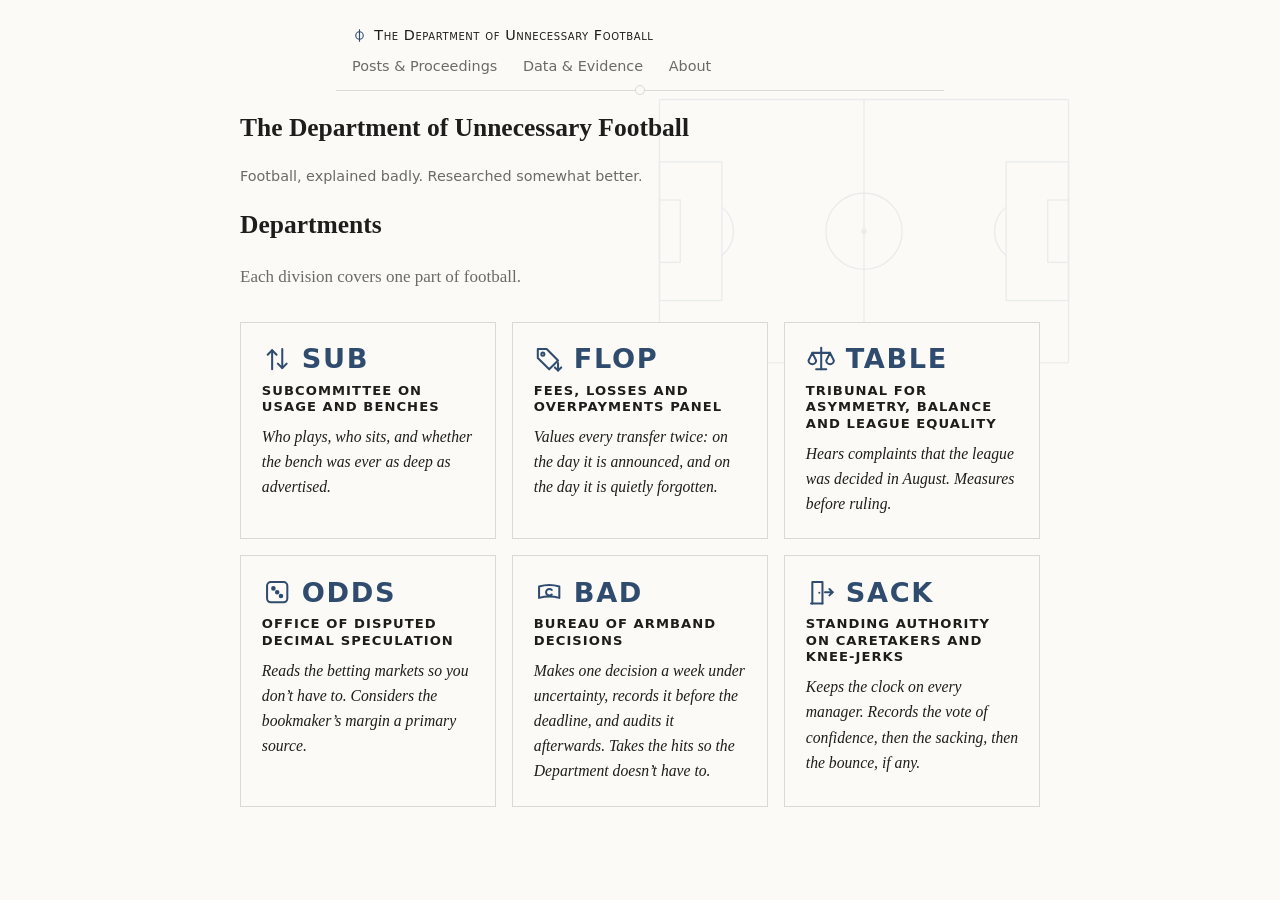
<file: index.html>
<!doctype html><html lang=en-gb><head><meta name=generator content="Hugo 0.152.2"><meta charset=utf-8><meta name=viewport content="width=device-width,initial-scale=1"><title>The Department of Unnecessary Football</title><meta name=description content="Football, explained badly. Researched somewhat better."><link rel=canonical href=https://dept-unnecessary-football.github.io/><meta property="og:site_name" content="The Department of Unnecessary Football"><meta property="og:title" content="The Department of Unnecessary Football"><meta property="og:description" content="Football, explained badly. Researched somewhat better."><meta property="og:url" content="https://dept-unnecessary-football.github.io/"><meta property="og:type" content="website"><meta name=twitter:card content="summary"><meta name=twitter:title content="The Department of Unnecessary Football"><meta name=twitter:description content="Football, explained badly. Researched somewhat better."><link rel=icon href=/favicon.svg type=image/svg+xml><link rel=stylesheet href=/css/main.min.16d58b3d87b1dffe2d33594a304130c77d6d2445d5fed79a4c9a8b75bdbd0962.css integrity="sha256-FtWLPYex3/4tM1lKMEEwx31tJEXV/teaTJqLdb29CWI="></head><body><header class=masthead><a class=masthead-title href=/>The Department of Unnecessary Football</a><nav><a href=/blog/>Posts & Proceedings</a> <a href=/data/>Data & Evidence</a> <span class=nav-drop><a href=/ aria-haspopup=true>About</a><span class=drop role=menu><a role=menuitem href=/#departments>Departments</a></span></span></nav></header><main><section class=intro><div class=pitch-art aria-hidden=true><svg viewBox="0 0 600 390" fill="none" stroke="currentColor" stroke-width="2"><rect x="5" y="5" width="590" height="380" rx="2"/><path d="M3e2 5v380"/><circle cx="300" cy="195" r="55"/><circle cx="300" cy="195" r="3" fill="currentColor"/><rect x="5" y="95" width="90" height="200"/><rect x="5" y="150" width="30" height="90"/><rect x="505" y="95" width="90" height="200"/><rect x="565" y="150" width="30" height="90"/><path d="M95 160a45 45 0 010 70"/><path d="M505 160a45 45 0 000 70"/></svg></div><h1>The Department of Unnecessary Football</h1><p class=tagline>Football, explained badly. Researched somewhat better.</p></section><section id=departments><h2>Departments</h2><div class=lede><p>Each division covers one part of football.</p></div><ol class=directory><li id=sub><div class=dept-head><span class=dept-icon aria-hidden=true><svg viewBox="0 0 24 24" fill="none" stroke="currentColor" stroke-width="1.6" stroke-linecap="round" stroke-linejoin="round"><path d="M8 20V5"/><path d="M4.5 8.5 8 5l3.5 3.5"/><path d="M16 4v15"/><path d="M12.5 15.5 16 19l3.5-3.5"/></svg>
</span><span class=dept-mark>SUB</span></div><h3 class=dept-name>Subcommittee on Usage and Benches</h3><p class=dept-remit>Who plays, who sits, and whether the bench was ever as deep as advertised.</p></li><li id=flop><div class=dept-head><span class=dept-icon aria-hidden=true><svg viewBox="0 0 24 24" fill="none" stroke="currentColor" stroke-width="1.6" stroke-linecap="round" stroke-linejoin="round"><path d="M3 11V4h7l9 9-7 7-9-9z"/><circle cx="7" cy="8" r="1.2"/><path d="M19 15v6"/><path d="M16.5 18.5 19 21l2.5-2.5"/></svg>
</span><span class=dept-mark>FLOP</span></div><h3 class=dept-name>Fees, Losses and Overpayments Panel</h3><p class=dept-remit>Values every transfer twice: on the day it is announced, and on the day it is quietly forgotten.</p></li><li id=table><div class=dept-head><span class=dept-icon aria-hidden=true><svg viewBox="0 0 24 24" fill="none" stroke="currentColor" stroke-width="1.6" stroke-linecap="round" stroke-linejoin="round"><path d="M12 3v17"/><path d="M8 20h8"/><path d="M5 7h14"/><path d="M5 7l-3 6a3 3 0 006 0z"/><path d="M19 7l-3 6a3 3 0 006 0z"/></svg>
</span><span class=dept-mark>TABLE</span></div><h3 class=dept-name>Tribunal for Asymmetry, Balance and League Equality</h3><p class=dept-remit>Hears complaints that the league was decided in August. Measures before ruling.</p></li><li id=odds><div class=dept-head><span class=dept-icon aria-hidden=true><svg viewBox="0 0 24 24" fill="none" stroke="currentColor" stroke-width="1.6" stroke-linecap="round" stroke-linejoin="round"><rect x="4" y="4" width="16" height="16" rx="3"/><circle cx="9" cy="9" r="1" fill="currentColor"/><circle cx="15" cy="15" r="1" fill="currentColor"/><circle cx="12" cy="12" r="1" fill="currentColor"/></svg>
</span><span class=dept-mark>ODDS</span></div><h3 class=dept-name>Office of Disputed Decimal Speculation</h3><p class=dept-remit>Reads the betting markets so you don&rsquo;t have to. Considers the bookmaker&rsquo;s margin a primary source.</p></li><li id=bad><div class=dept-head><span class=dept-icon aria-hidden=true><svg viewBox="0 0 24 24" fill="none" stroke="currentColor" stroke-width="1.6" stroke-linecap="round" stroke-linejoin="round"><path d="M4 7.5C9 6 15 6 20 7.5v9C15 15 9 15 4 16.5z"/><path d="M14 10.2a2.6 2.6.0 100 3.6"/></svg>
</span><span class=dept-mark>BAD</span></div><h3 class=dept-name>Bureau of Armband Decisions</h3><p class=dept-remit>Makes one decision a week under uncertainty, records it before the deadline, and audits it afterwards. Takes the hits so the Department doesn&rsquo;t have to.</p></li><li id=sack><div class=dept-head><span class=dept-icon aria-hidden=true><svg viewBox="0 0 24 24" fill="none" stroke="currentColor" stroke-width="1.6" stroke-linecap="round" stroke-linejoin="round"><path d="M4 21h9"/><path d="M5 21V4h8v17"/><path d="M10.5 12.5h.01"/><path d="M15 12h6"/><path d="M18.5 9.5 21 12l-2.5 2.5"/></svg>
</span><span class=dept-mark>SACK</span></div><h3 class=dept-name>Standing Authority on Caretakers and Knee-jerks</h3><p class=dept-remit>Keeps the clock on every manager. Records the vote of confidence, then the sacking, then the bounce, if any.</p></li></ol></section></main></body></html>
</file>
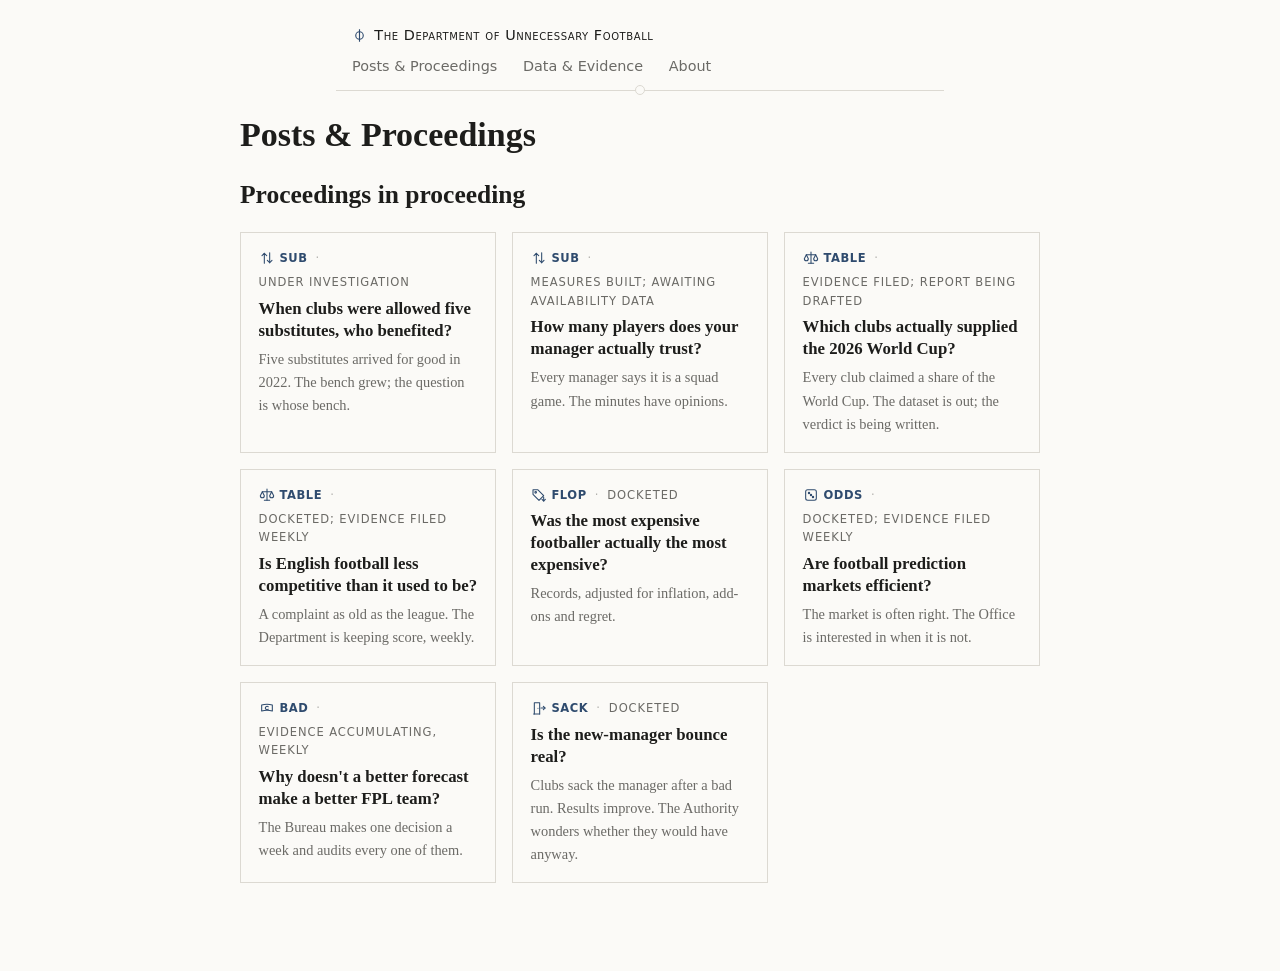
<file: blog/index.html>
<!doctype html><html lang=en-gb><head><meta charset=utf-8><meta name=viewport content="width=device-width,initial-scale=1"><title>Posts & Proceedings · The Department of Unnecessary Football</title><meta name=description content="Proceedings of the Department of Unnecessary Football, and the investigations still in session."><link rel=canonical href=https://dept-unnecessary-football.github.io/blog/><meta property="og:site_name" content="The Department of Unnecessary Football"><meta property="og:title" content="Posts & Proceedings"><meta property="og:description" content="Proceedings of the Department of Unnecessary Football, and the investigations still in session."><meta property="og:url" content="https://dept-unnecessary-football.github.io/blog/"><meta property="og:type" content="website"><meta name=twitter:card content="summary"><meta name=twitter:title content="Posts & Proceedings"><meta name=twitter:description content="Proceedings of the Department of Unnecessary Football, and the investigations still in session."><link rel=icon href=/favicon.svg type=image/svg+xml><link rel=stylesheet href=/css/main.min.16d58b3d87b1dffe2d33594a304130c77d6d2445d5fed79a4c9a8b75bdbd0962.css integrity="sha256-FtWLPYex3/4tM1lKMEEwx31tJEXV/teaTJqLdb29CWI="></head><body><header class=masthead><a class=masthead-title href=/>The Department of Unnecessary Football</a><nav><a href=/blog/>Posts & Proceedings</a> <a href=/data/>Data & Evidence</a> <span class=nav-drop><a href=/ aria-haspopup=true>About</a><span class=drop role=menu><a role=menuitem href=/#departments>Departments</a></span></span></nav></header><main><h1>Posts & Proceedings</h1><section id=in-proceeding><h2>Proceedings in proceeding</h2><ol class="evidence stubs"><li><p class=filed-by><span class=pub-dept><span class=pub-icon aria-hidden=true><svg viewBox="0 0 24 24" fill="none" stroke="currentColor" stroke-width="1.6" stroke-linecap="round" stroke-linejoin="round"><path d="M8 20V5"/><path d="M4.5 8.5 8 5l3.5 3.5"/><path d="M16 4v15"/><path d="M12.5 15.5 16 19l3.5-3.5"/></svg>
</span><strong>SUB</strong></span><span class=sep>·</span>Under investigation</p><p class=evidence-title>When clubs were allowed five substitutes, who benefited?</p><p class=evidence-desc>Five substitutes arrived for good in 2022. The bench grew; the question is whose bench.</p></li><li><p class=filed-by><span class=pub-dept><span class=pub-icon aria-hidden=true><svg viewBox="0 0 24 24" fill="none" stroke="currentColor" stroke-width="1.6" stroke-linecap="round" stroke-linejoin="round"><path d="M8 20V5"/><path d="M4.5 8.5 8 5l3.5 3.5"/><path d="M16 4v15"/><path d="M12.5 15.5 16 19l3.5-3.5"/></svg>
</span><strong>SUB</strong></span><span class=sep>·</span>Measures built; awaiting availability data</p><p class=evidence-title>How many players does your manager actually trust?</p><p class=evidence-desc>Every manager says it is a squad game. The minutes have opinions.</p></li><li><p class=filed-by><span class=pub-dept><span class=pub-icon aria-hidden=true><svg viewBox="0 0 24 24" fill="none" stroke="currentColor" stroke-width="1.6" stroke-linecap="round" stroke-linejoin="round"><path d="M12 3v17"/><path d="M8 20h8"/><path d="M5 7h14"/><path d="M5 7l-3 6a3 3 0 006 0z"/><path d="M19 7l-3 6a3 3 0 006 0z"/></svg>
</span><strong>TABLE</strong></span><span class=sep>·</span>Evidence filed; report being drafted</p><p class=evidence-title>Which clubs actually supplied the 2026 World Cup?</p><p class=evidence-desc>Every club claimed a share of the World Cup. The dataset is out; the verdict is being written.</p></li><li><p class=filed-by><span class=pub-dept><span class=pub-icon aria-hidden=true><svg viewBox="0 0 24 24" fill="none" stroke="currentColor" stroke-width="1.6" stroke-linecap="round" stroke-linejoin="round"><path d="M12 3v17"/><path d="M8 20h8"/><path d="M5 7h14"/><path d="M5 7l-3 6a3 3 0 006 0z"/><path d="M19 7l-3 6a3 3 0 006 0z"/></svg>
</span><strong>TABLE</strong></span><span class=sep>·</span>Docketed; evidence filed weekly</p><p class=evidence-title>Is English football less competitive than it used to be?</p><p class=evidence-desc>A complaint as old as the league. The Department is keeping score, weekly.</p></li><li><p class=filed-by><span class=pub-dept><span class=pub-icon aria-hidden=true><svg viewBox="0 0 24 24" fill="none" stroke="currentColor" stroke-width="1.6" stroke-linecap="round" stroke-linejoin="round"><path d="M3 11V4h7l9 9-7 7-9-9z"/><circle cx="7" cy="8" r="1.2"/><path d="M19 15v6"/><path d="M16.5 18.5 19 21l2.5-2.5"/></svg>
</span><strong>FLOP</strong></span><span class=sep>·</span>Docketed</p><p class=evidence-title>Was the most expensive footballer actually the most expensive?</p><p class=evidence-desc>Records, adjusted for inflation, add-ons and regret.</p></li><li><p class=filed-by><span class=pub-dept><span class=pub-icon aria-hidden=true><svg viewBox="0 0 24 24" fill="none" stroke="currentColor" stroke-width="1.6" stroke-linecap="round" stroke-linejoin="round"><rect x="4" y="4" width="16" height="16" rx="3"/><circle cx="9" cy="9" r="1" fill="currentColor"/><circle cx="15" cy="15" r="1" fill="currentColor"/><circle cx="12" cy="12" r="1" fill="currentColor"/></svg>
</span><strong>ODDS</strong></span><span class=sep>·</span>Docketed; evidence filed weekly</p><p class=evidence-title>Are football prediction markets efficient?</p><p class=evidence-desc>The market is often right. The Office is interested in when it is not.</p></li><li><p class=filed-by><span class=pub-dept><span class=pub-icon aria-hidden=true><svg viewBox="0 0 24 24" fill="none" stroke="currentColor" stroke-width="1.6" stroke-linecap="round" stroke-linejoin="round"><path d="M4 7.5C9 6 15 6 20 7.5v9C15 15 9 15 4 16.5z"/><path d="M14 10.2a2.6 2.6.0 100 3.6"/></svg>
</span><strong>BAD</strong></span><span class=sep>·</span>Evidence accumulating, weekly</p><p class=evidence-title>Why doesn't a better forecast make a better FPL team?</p><p class=evidence-desc>The Bureau makes one decision a week and audits every one of them.</p></li><li><p class=filed-by><span class=pub-dept><span class=pub-icon aria-hidden=true><svg viewBox="0 0 24 24" fill="none" stroke="currentColor" stroke-width="1.6" stroke-linecap="round" stroke-linejoin="round"><path d="M4 21h9"/><path d="M5 21V4h8v17"/><path d="M10.5 12.5h.01"/><path d="M15 12h6"/><path d="M18.5 9.5 21 12l-2.5 2.5"/></svg>
</span><strong>SACK</strong></span><span class=sep>·</span>Docketed</p><p class=evidence-title>Is the new-manager bounce real?</p><p class=evidence-desc>Clubs sack the manager after a bad run. Results improve. The Authority wonders whether they would have anyway.</p></li></ol></section></main></body></html>
</file>
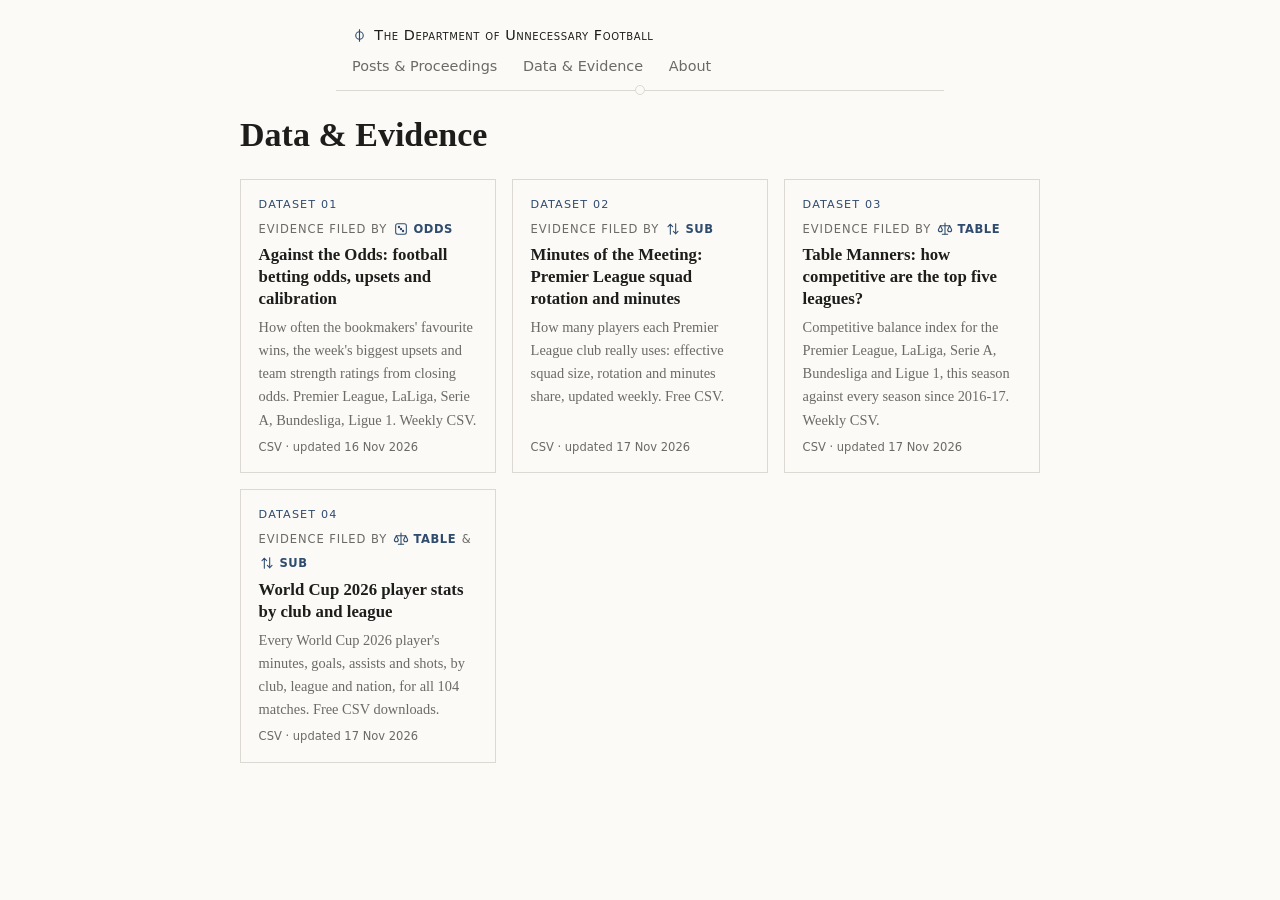
<file: data/index.html>
<!doctype html><html lang=en-gb><head><meta charset=utf-8><meta name=viewport content="width=device-width,initial-scale=1"><title>Data & Evidence · The Department of Unnecessary Football</title><meta name=description content="Free football datasets from the Department of Unnecessary Football: weekly indices on competitive balance, squad rotation and betting odds, plus World Cup 2026 player stats. CSV downloads."><link rel=canonical href=https://dept-unnecessary-football.github.io/data/><meta property="og:site_name" content="The Department of Unnecessary Football"><meta property="og:title" content="Data & Evidence"><meta property="og:description" content="Free football datasets from the Department of Unnecessary Football: weekly indices on competitive balance, squad rotation and betting odds, plus World Cup 2026 player stats. CSV downloads."><meta property="og:url" content="https://dept-unnecessary-football.github.io/data/"><meta property="og:type" content="website"><meta name=twitter:card content="summary"><meta name=twitter:title content="Data & Evidence"><meta name=twitter:description content="Free football datasets from the Department of Unnecessary Football: weekly indices on competitive balance, squad rotation and betting odds, plus World Cup 2026 player stats. CSV downloads."><link rel=icon href=/favicon.svg type=image/svg+xml><link rel=stylesheet href=/css/main.min.16d58b3d87b1dffe2d33594a304130c77d6d2445d5fed79a4c9a8b75bdbd0962.css integrity="sha256-FtWLPYex3/4tM1lKMEEwx31tJEXV/teaTJqLdb29CWI="></head><body><header class=masthead><a class=masthead-title href=/>The Department of Unnecessary Football</a><nav><a href=/blog/>Posts & Proceedings</a> <a href=/data/>Data & Evidence</a> <span class=nav-drop><a href=/ aria-haspopup=true>About</a><span class=drop role=menu><a role=menuitem href=/#departments>Departments</a></span></span></nav></header><main><h1>Data & Evidence</h1><ol class=evidence><li><p class=filed-by><span class=dataset-no>Dataset 01</span>Evidence filed by <span class=pub-dept><span class=pub-icon aria-hidden=true><svg viewBox="0 0 24 24" fill="none" stroke="currentColor" stroke-width="1.6" stroke-linecap="round" stroke-linejoin="round"><rect x="4" y="4" width="16" height="16" rx="3"/><circle cx="9" cy="9" r="1" fill="currentColor"/><circle cx="15" cy="15" r="1" fill="currentColor"/><circle cx="12" cy="12" r="1" fill="currentColor"/></svg>
</span><strong>ODDS</strong></span></p><a class=evidence-title href=/data/against-the-odds/>Against the Odds: football betting odds, upsets and calibration</a><p class=evidence-desc>How often the bookmakers' favourite wins, the week's biggest upsets and team strength ratings from closing odds. Premier League, LaLiga, Serie A, Bundesliga, Ligue 1. Weekly CSV.</p><p class=evidence-meta>CSV · updated 16 Nov 2026</p></li><li><p class=filed-by><span class=dataset-no>Dataset 02</span>Evidence filed by <span class=pub-dept><span class=pub-icon aria-hidden=true><svg viewBox="0 0 24 24" fill="none" stroke="currentColor" stroke-width="1.6" stroke-linecap="round" stroke-linejoin="round"><path d="M8 20V5"/><path d="M4.5 8.5 8 5l3.5 3.5"/><path d="M16 4v15"/><path d="M12.5 15.5 16 19l3.5-3.5"/></svg>
</span><strong>SUB</strong></span></p><a class=evidence-title href=/data/minutes-of-the-meeting/>Minutes of the Meeting: Premier League squad rotation and minutes</a><p class=evidence-desc>How many players each Premier League club really uses: effective squad size, rotation and minutes share, updated weekly. Free CSV.</p><p class=evidence-meta>CSV · updated 17 Nov 2026</p></li><li><p class=filed-by><span class=dataset-no>Dataset 03</span>Evidence filed by <span class=pub-dept><span class=pub-icon aria-hidden=true><svg viewBox="0 0 24 24" fill="none" stroke="currentColor" stroke-width="1.6" stroke-linecap="round" stroke-linejoin="round"><path d="M12 3v17"/><path d="M8 20h8"/><path d="M5 7h14"/><path d="M5 7l-3 6a3 3 0 006 0z"/><path d="M19 7l-3 6a3 3 0 006 0z"/></svg>
</span><strong>TABLE</strong></span></p><a class=evidence-title href=/data/table-manners/>Table Manners: how competitive are the top five leagues?</a><p class=evidence-desc>Competitive balance index for the Premier League, LaLiga, Serie A, Bundesliga and Ligue 1, this season against every season since 2016-17. Weekly CSV.</p><p class=evidence-meta>CSV · updated 17 Nov 2026</p></li><li><p class=filed-by><span class=dataset-no>Dataset 04</span>Evidence filed by <span class=pub-dept><span class=pub-icon aria-hidden=true><svg viewBox="0 0 24 24" fill="none" stroke="currentColor" stroke-width="1.6" stroke-linecap="round" stroke-linejoin="round"><path d="M12 3v17"/><path d="M8 20h8"/><path d="M5 7h14"/><path d="M5 7l-3 6a3 3 0 006 0z"/><path d="M19 7l-3 6a3 3 0 006 0z"/></svg>
</span><strong>TABLE</strong></span> & <span class=pub-dept><span class=pub-icon aria-hidden=true><svg viewBox="0 0 24 24" fill="none" stroke="currentColor" stroke-width="1.6" stroke-linecap="round" stroke-linejoin="round"><path d="M8 20V5"/><path d="M4.5 8.5 8 5l3.5 3.5"/><path d="M16 4v15"/><path d="M12.5 15.5 16 19l3.5-3.5"/></svg>
</span><strong>SUB</strong></span></p><a class=evidence-title href=/data/wc2026-club-supply/>World Cup 2026 player stats by club and league</a><p class=evidence-desc>Every World Cup 2026 player's minutes, goals, assists and shots, by club, league and nation, for all 104 matches. Free CSV downloads.</p><p class=evidence-meta>CSV · updated 17 Nov 2026</p></li></ol></main></body></html>
</file>
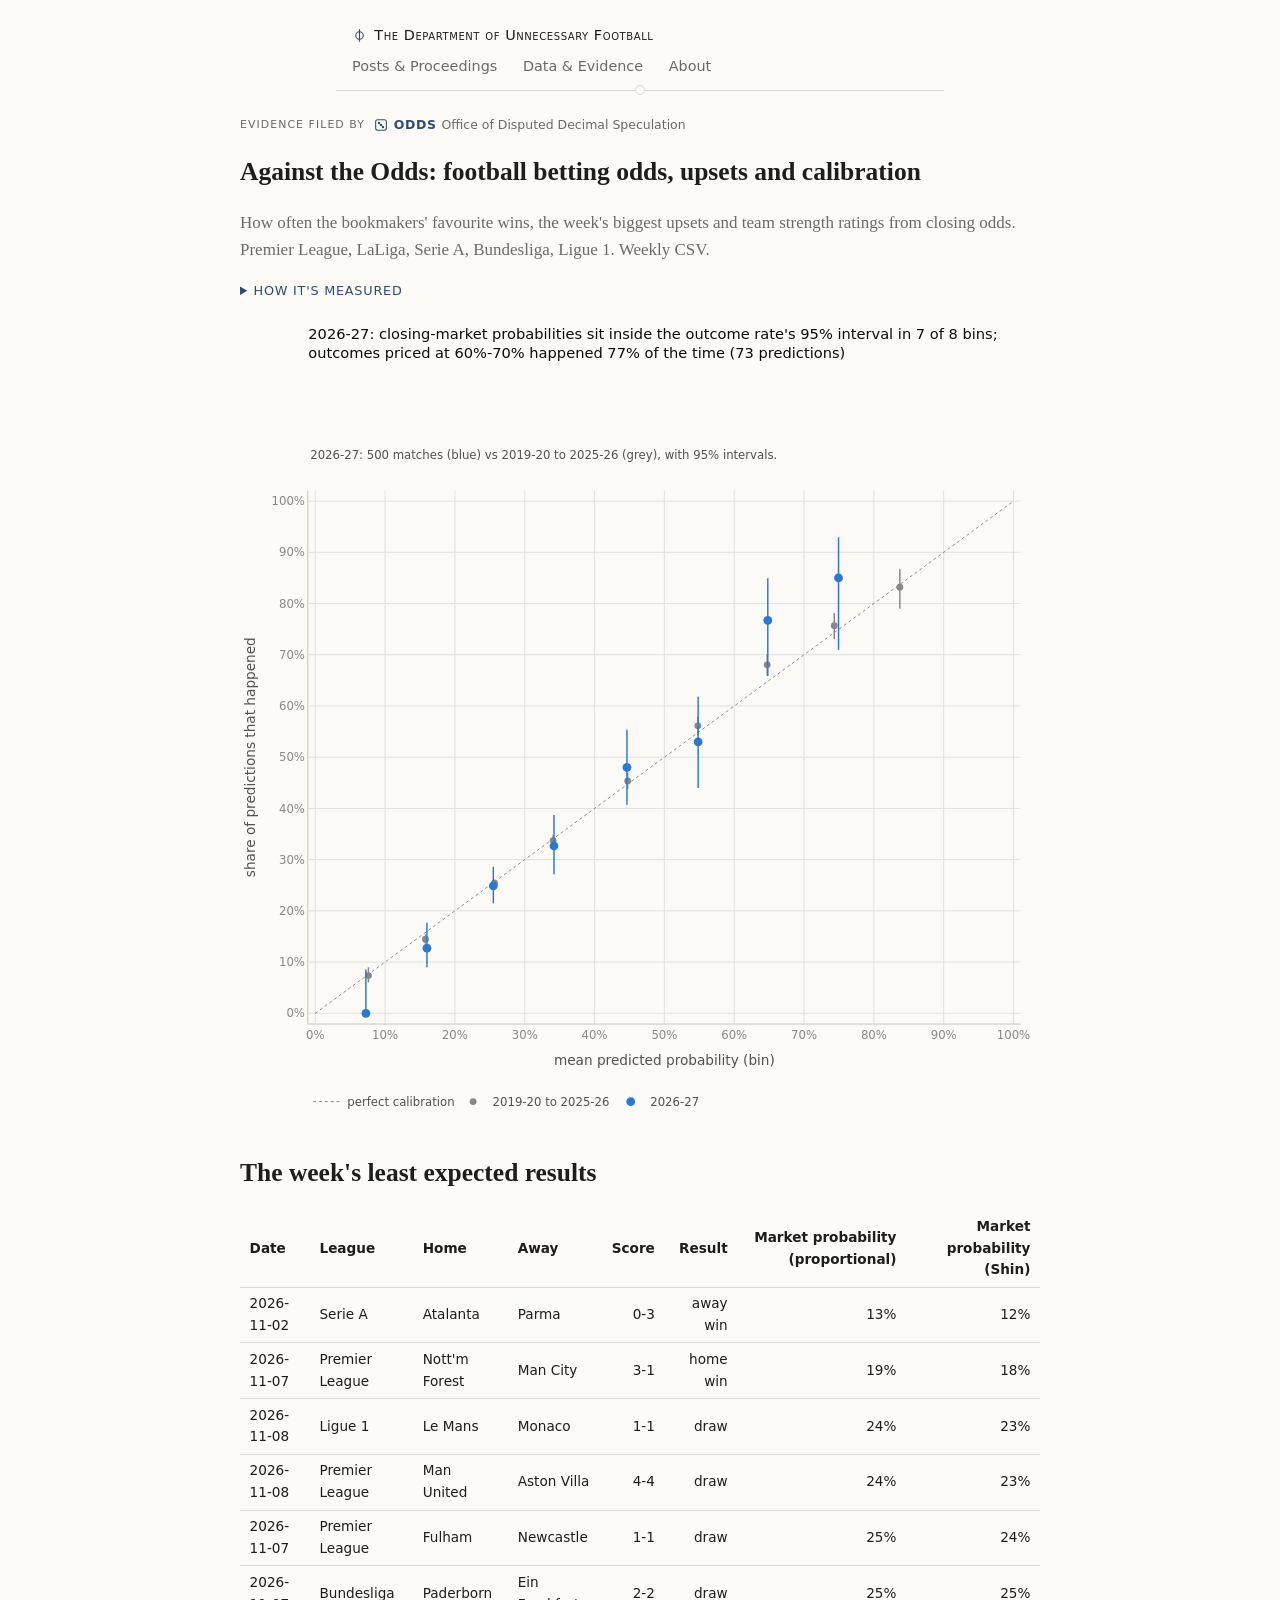
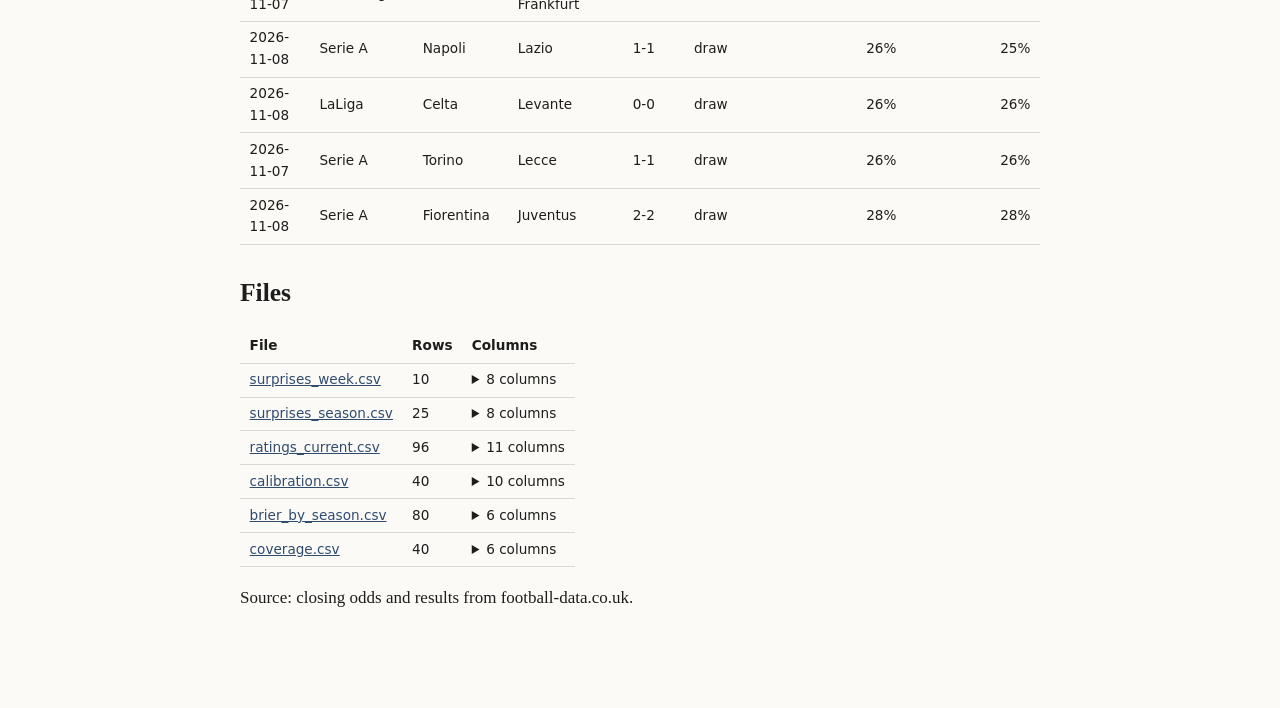
<file: data/against-the-odds/index.html>
<!doctype html><html lang=en-gb><head><meta charset=utf-8><meta name=viewport content="width=device-width,initial-scale=1"><title>Against the Odds: football betting odds, upsets and calibration · The Department of Unnecessary Football</title><meta name=description content="How often the bookmakers' favourite wins, the week's biggest upsets and team strength ratings from closing odds. Premier League, LaLiga, Serie A, Bundesliga, Ligue 1. Weekly CSV."><link rel=canonical href=https://dept-unnecessary-football.github.io/data/against-the-odds/><meta property="og:site_name" content="The Department of Unnecessary Football"><meta property="og:title" content="Against the Odds: football betting odds, upsets and calibration"><meta property="og:description" content="How often the bookmakers' favourite wins, the week's biggest upsets and team strength ratings from closing odds. Premier League, LaLiga, Serie A, Bundesliga, Ligue 1. Weekly CSV."><meta property="og:url" content="https://dept-unnecessary-football.github.io/data/against-the-odds/"><meta property="og:type" content="article"><meta property="og:image" content="https://dept-unnecessary-football.github.io/projects/against-the-odds/figures/calibration.png"><meta name=twitter:card content="summary_large_image"><meta name=twitter:image content="https://dept-unnecessary-football.github.io/projects/against-the-odds/figures/calibration.png"><meta name=twitter:title content="Against the Odds: football betting odds, upsets and calibration"><meta name=twitter:description content="How often the bookmakers' favourite wins, the week's biggest upsets and team strength ratings from closing odds. Premier League, LaLiga, Serie A, Bundesliga, Ligue 1. Weekly CSV."><meta name=keywords content="betting odds calibration,implied probability,biggest upsets this week,football team ratings,closing odds,Shin method,favourite-longshot bias,football data,CSV dataset,weekly"><script type=application/ld+json>{"@context":"https://schema.org","@type":"Dataset","creator":{"@type":"Organization","name":"Office of Disputed Decimal Speculation, The Department of Unnecessary Football","url":"https://dept-unnecessary-football.github.io/"},"dateModified":"2026-11-16","description":"How often the bookmakers' favourite wins, the week's biggest upsets and team strength ratings from closing odds. Premier League, LaLiga, Serie A, Bundesliga, Ligue 1. Weekly CSV.","distribution":[{"@type":"DataDownload","contentUrl":"https://dept-unnecessary-football.github.io/projects/against-the-odds/results/surprises_week.csv","encodingFormat":"text/csv","name":"surprises_week.csv"},{"@type":"DataDownload","contentUrl":"https://dept-unnecessary-football.github.io/projects/against-the-odds/results/surprises_season.csv","encodingFormat":"text/csv","name":"surprises_season.csv"},{"@type":"DataDownload","contentUrl":"https://dept-unnecessary-football.github.io/projects/against-the-odds/results/ratings_current.csv","encodingFormat":"text/csv","name":"ratings_current.csv"},{"@type":"DataDownload","contentUrl":"https://dept-unnecessary-football.github.io/projects/against-the-odds/results/calibration.csv","encodingFormat":"text/csv","name":"calibration.csv"},{"@type":"DataDownload","contentUrl":"https://dept-unnecessary-football.github.io/projects/against-the-odds/results/brier_by_season.csv","encodingFormat":"text/csv","name":"brier_by_season.csv"},{"@type":"DataDownload","contentUrl":"https://dept-unnecessary-football.github.io/projects/against-the-odds/results/coverage.csv","encodingFormat":"text/csv","name":"coverage.csv"}],"image":"https://dept-unnecessary-football.github.io/projects/against-the-odds/figures/calibration.png","inLanguage":"en","isAccessibleForFree":true,"keywords":["betting odds calibration","implied probability","biggest upsets this week","football team ratings","closing odds","Shin method","favourite-longshot bias","football data","CSV dataset","weekly"],"name":"Against the Odds: football betting odds, upsets and calibration","spatialCoverage":"England, Spain, Italy, Germany, France","temporalCoverage":"2019-08/..","url":"https://dept-unnecessary-football.github.io/data/against-the-odds/"}</script><link rel=icon href=/favicon.svg type=image/svg+xml><link rel=stylesheet href=/css/main.min.16d58b3d87b1dffe2d33594a304130c77d6d2445d5fed79a4c9a8b75bdbd0962.css integrity="sha256-FtWLPYex3/4tM1lKMEEwx31tJEXV/teaTJqLdb29CWI="></head><body><header class=masthead><a class=masthead-title href=/>The Department of Unnecessary Football</a><nav><a href=/blog/>Posts & Proceedings</a> <a href=/data/>Data & Evidence</a> <span class=nav-drop><a href=/ aria-haspopup=true>About</a><span class=drop role=menu><a role=menuitem href=/#departments>Departments</a></span></span></nav></header><main><article class=dataset><p class=published-by><span class=label>Evidence filed by</span>
<span class=pub-dept><span class=pub-icon aria-hidden=true><svg viewBox="0 0 24 24" fill="none" stroke="currentColor" stroke-width="1.6" stroke-linecap="round" stroke-linejoin="round"><rect x="4" y="4" width="16" height="16" rx="3"/><circle cx="9" cy="9" r="1" fill="currentColor"/><circle cx="15" cy="15" r="1" fill="currentColor"/><circle cx="12" cy="12" r="1" fill="currentColor"/></svg>
</span><strong>ODDS</strong> Office of Disputed Decimal Speculation</span></p><h1>Against the Odds: football betting odds, upsets and calibration</h1><p class=lede>How often the bookmakers' favourite wins, the week's biggest upsets and team strength ratings from closing odds. Premier League, LaLiga, Serie A, Bundesliga, Ligue 1. Weekly CSV.</p><details class=method><summary>How it's measured</summary><p><strong>Definitions.</strong> Probabilities come from the market-average closing price for home win, draw and away win,
with the bookmaker&rsquo;s margin removed <strong>proportionally</strong> (each implied probability divided by their sum).
Shin&rsquo;s method, which moves probability from outsiders to favourites, is published alongside as a check:
results that rest on odds can change with the method used. A <strong>surprise</strong> is a result the market gave a
low probability. <strong>Ratings</strong> are in log-odds: a gap of 0.5 between two teams means the market rated the
stronger one&rsquo;s chance of beating the other at about 1.65 times the reverse, venue aside; the standard error
shows how consistently the market priced a team, not a forecast range. <strong>Calibration</strong> groups every
predicted probability into tenths and compares it with how often the outcome happened (Wilson 95%
intervals). A match gives three linked predictions, so the intervals are a little too narrow.</p><p><strong>Coverage.</strong> 2026-27: 500 matches in the five leagues, 2026-08-15 to 2026-11-08; the week: 2026-11-02 to 2026-11-08; comparison: 12,459 matches, 2019-20 to 2025-26. Mean bookmaker margin in the closing average 6.1% (2026-27) (updated 2026-11-16).</p></details><section class=dataset-views><figure><picture><source srcset=/projects/against-the-odds/figures/calibration_dark.svg media="(prefers-color-scheme: dark)"><img src=/projects/against-the-odds/figures/calibration.svg alt="Against the Odds: football betting odds, upsets and calibration" loading=lazy></picture></figure></section><h2>The week's least expected results</h2><div class=dataset-preview><table><thead><tr><th>Date</th><th>League</th><th>Home</th><th>Away</th><th>Score</th><th>Result</th><th>Market probability (proportional)</th><th>Market probability (Shin)</th></tr></thead><tbody><tr><td>2026-11-02</td><td>Serie A</td><td>Atalanta</td><td>Parma</td><td>0-3</td><td>away win</td><td>13%</td><td>12%</td></tr><tr><td>2026-11-07</td><td>Premier League</td><td>Nott'm Forest</td><td>Man City</td><td>3-1</td><td>home win</td><td>19%</td><td>18%</td></tr><tr><td>2026-11-08</td><td>Ligue 1</td><td>Le Mans</td><td>Monaco</td><td>1-1</td><td>draw</td><td>24%</td><td>23%</td></tr><tr><td>2026-11-08</td><td>Premier League</td><td>Man United</td><td>Aston Villa</td><td>4-4</td><td>draw</td><td>24%</td><td>23%</td></tr><tr><td>2026-11-07</td><td>Premier League</td><td>Fulham</td><td>Newcastle</td><td>1-1</td><td>draw</td><td>25%</td><td>24%</td></tr><tr><td>2026-11-07</td><td>Bundesliga</td><td>Paderborn</td><td>Ein Frankfurt</td><td>2-2</td><td>draw</td><td>25%</td><td>25%</td></tr><tr><td>2026-11-08</td><td>Serie A</td><td>Napoli</td><td>Lazio</td><td>1-1</td><td>draw</td><td>26%</td><td>25%</td></tr><tr><td>2026-11-08</td><td>LaLiga</td><td>Celta</td><td>Levante</td><td>0-0</td><td>draw</td><td>26%</td><td>26%</td></tr><tr><td>2026-11-07</td><td>Serie A</td><td>Torino</td><td>Lecce</td><td>1-1</td><td>draw</td><td>26%</td><td>26%</td></tr><tr><td>2026-11-08</td><td>Serie A</td><td>Fiorentina</td><td>Juventus</td><td>2-2</td><td>draw</td><td>28%</td><td>28%</td></tr></tbody></table></div><h2>Files</h2><table class=dataset-files><thead><tr><th>File</th><th>Rows</th><th>Columns</th></tr></thead><tbody><tr><td><a href=/projects/against-the-odds/results/surprises_week.csv download>surprises_week.csv</a></td><td>10</td><td><details><summary>8 columns</summary>date, league, home, away, score, outcome, p_outcome, p_outcome_shin</details></td></tr><tr><td><a href=/projects/against-the-odds/results/surprises_season.csv download>surprises_season.csv</a></td><td>25</td><td><details><summary>8 columns</summary>date, league, home, away, score, outcome, p_outcome, p_outcome_shin</details></td></tr><tr><td><a href=/projects/against-the-odds/results/ratings_current.csv download>ratings_current.csv</a></td><td>96</td><td><details><summary>11 columns</summary>league, season, team, rank_in_league, matches, rating, rating_se, market_xpts_per_game, points_per_game, home_advantage_league, residual_sd_league</details></td></tr><tr><td><a href=/projects/against-the-odds/results/calibration.csv download>calibration.csv</a></td><td>40</td><td><details><summary>10 columns</summary>method, period, bin_lo, bin_hi, n_predictions, mean_predicted, realised, realised_lo95, realised_hi95, n_matches_in_period</details></td></tr><tr><td><a href=/projects/against-the-odds/results/brier_by_season.csv download>brier_by_season.csv</a></td><td>80</td><td><details><summary>6 columns</summary>league, season, method, matches, brier, brier_se</details></td></tr><tr><td><a href=/projects/against-the-odds/results/coverage.csv download>coverage.csv</a></td><td>40</td><td><details><summary>6 columns</summary>league, season, matches, first, last, mean_margin</details></td></tr></tbody></table><p class=dataset-provenance>Source: closing odds and results from football-data.co.uk.</p></article></main></body></html>
</file>
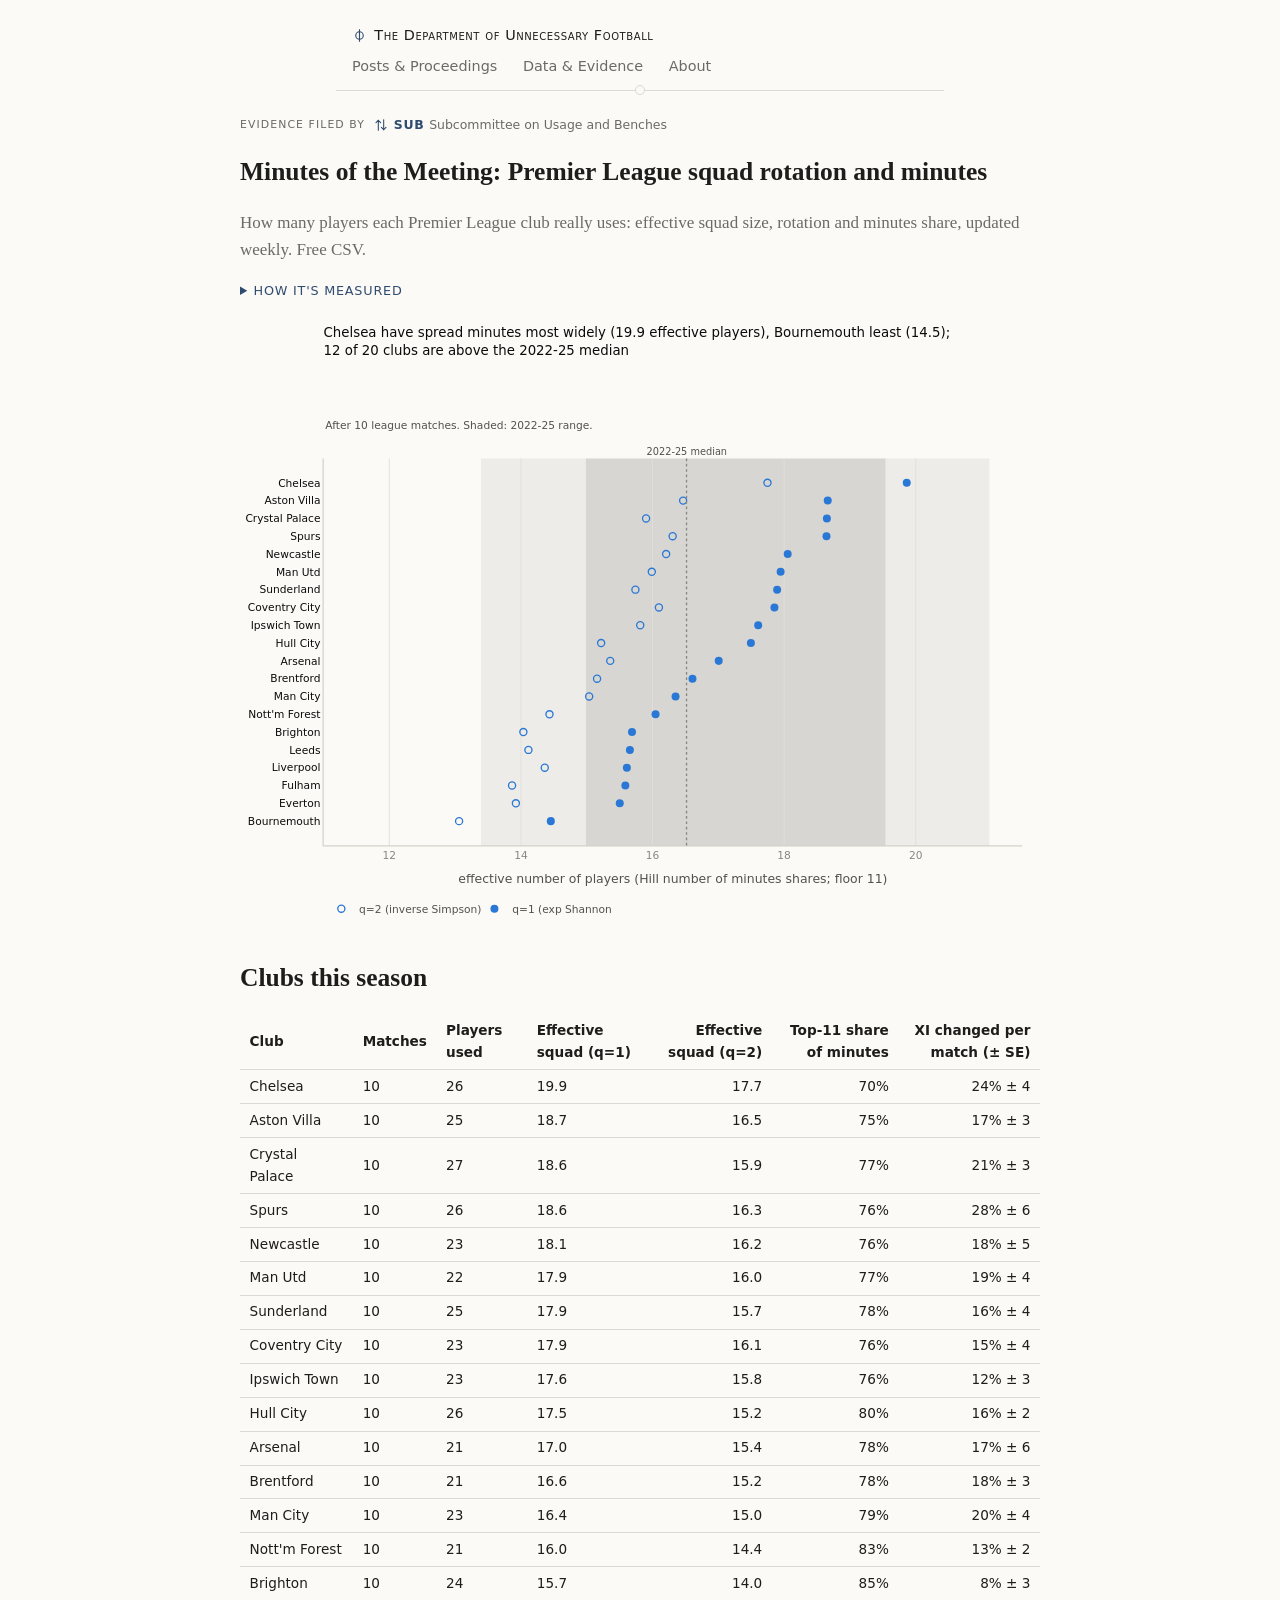
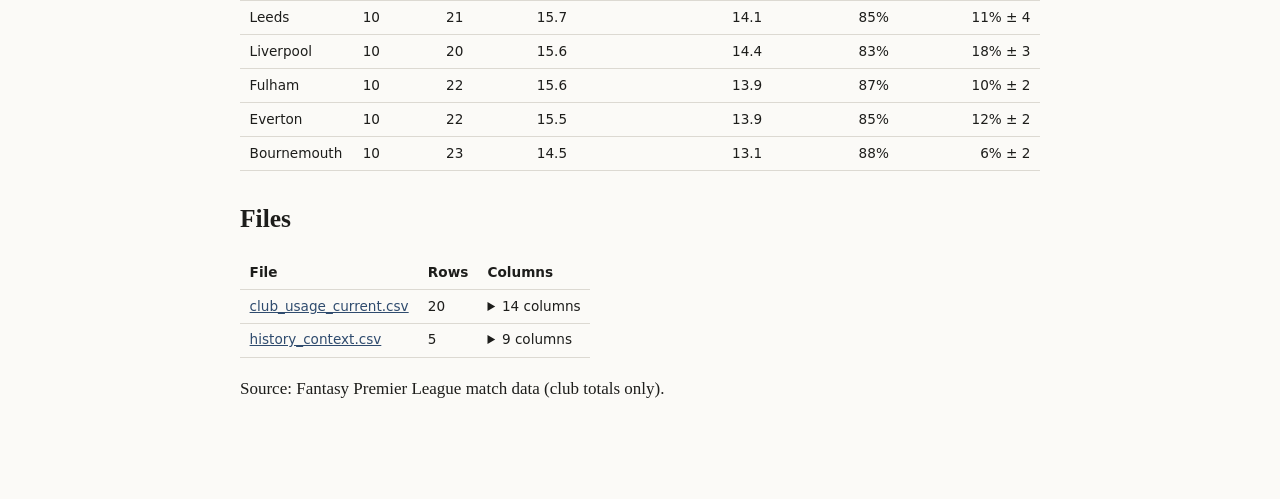
<file: data/minutes-of-the-meeting/index.html>
<!doctype html><html lang=en-gb><head><meta charset=utf-8><meta name=viewport content="width=device-width,initial-scale=1"><title>Minutes of the Meeting: Premier League squad rotation and minutes · The Department of Unnecessary Football</title><meta name=description content="How many players each Premier League club really uses: effective squad size, rotation and minutes share, updated weekly. Free CSV."><link rel=canonical href=https://dept-unnecessary-football.github.io/data/minutes-of-the-meeting/><meta property="og:site_name" content="The Department of Unnecessary Football"><meta property="og:title" content="Minutes of the Meeting: Premier League squad rotation and minutes"><meta property="og:description" content="How many players each Premier League club really uses: effective squad size, rotation and minutes share, updated weekly. Free CSV."><meta property="og:url" content="https://dept-unnecessary-football.github.io/data/minutes-of-the-meeting/"><meta property="og:type" content="article"><meta property="og:image" content="https://dept-unnecessary-football.github.io/projects/minutes-of-the-meeting/figures/squad_size.png"><meta name=twitter:card content="summary_large_image"><meta name=twitter:image content="https://dept-unnecessary-football.github.io/projects/minutes-of-the-meeting/figures/squad_size.png"><meta name=twitter:title content="Minutes of the Meeting: Premier League squad rotation and minutes"><meta name=twitter:description content="How many players each Premier League club really uses: effective squad size, rotation and minutes share, updated weekly. Free CSV."><meta name=keywords content="Premier League squad rotation,effective squad size,Hill numbers,minutes by club,squad depth,starting XI changes,football data,CSV dataset,weekly"><script type=application/ld+json>{"@context":"https://schema.org","@type":"Dataset","creator":{"@type":"Organization","name":"Subcommittee on Usage and Benches, The Department of Unnecessary Football","url":"https://dept-unnecessary-football.github.io/"},"dateModified":"2026-11-17","description":"How many players each Premier League club really uses: effective squad size, rotation and minutes share, updated weekly. Free CSV.","distribution":[{"@type":"DataDownload","contentUrl":"https://dept-unnecessary-football.github.io/projects/minutes-of-the-meeting/results/club_usage_current.csv","encodingFormat":"text/csv","name":"club_usage_current.csv"},{"@type":"DataDownload","contentUrl":"https://dept-unnecessary-football.github.io/projects/minutes-of-the-meeting/results/history_context.csv","encodingFormat":"text/csv","name":"history_context.csv"}],"image":"https://dept-unnecessary-football.github.io/projects/minutes-of-the-meeting/figures/squad_size.png","inLanguage":"en","isAccessibleForFree":true,"keywords":["Premier League squad rotation","effective squad size","Hill numbers","minutes by club","squad depth","starting XI changes","football data","CSV dataset","weekly"],"name":"Minutes of the Meeting: Premier League squad rotation and minutes","spatialCoverage":"England","temporalCoverage":"2026-08/..","url":"https://dept-unnecessary-football.github.io/data/minutes-of-the-meeting/"}</script><link rel=icon href=/favicon.svg type=image/svg+xml><link rel=stylesheet href=/css/main.min.16d58b3d87b1dffe2d33594a304130c77d6d2445d5fed79a4c9a8b75bdbd0962.css integrity="sha256-FtWLPYex3/4tM1lKMEEwx31tJEXV/teaTJqLdb29CWI="></head><body><header class=masthead><a class=masthead-title href=/>The Department of Unnecessary Football</a><nav><a href=/blog/>Posts & Proceedings</a> <a href=/data/>Data & Evidence</a> <span class=nav-drop><a href=/ aria-haspopup=true>About</a><span class=drop role=menu><a role=menuitem href=/#departments>Departments</a></span></span></nav></header><main><article class=dataset><p class=published-by><span class=label>Evidence filed by</span>
<span class=pub-dept><span class=pub-icon aria-hidden=true><svg viewBox="0 0 24 24" fill="none" stroke="currentColor" stroke-width="1.6" stroke-linecap="round" stroke-linejoin="round"><path d="M8 20V5"/><path d="M4.5 8.5 8 5l3.5 3.5"/><path d="M16 4v15"/><path d="M12.5 15.5 16 19l3.5-3.5"/></svg>
</span><strong>SUB</strong> Subcommittee on Usage and Benches</span></p><h1>Minutes of the Meeting: Premier League squad rotation and minutes</h1><p class=lede>How many players each Premier League club really uses: effective squad size, rotation and minutes share, updated weekly. Free CSV.</p><details class=method><summary>How it's measured</summary><p><strong>Definitions.</strong> <strong>Effective squad size</strong> is the Hill number of each club&rsquo;s league-minutes shares: q=1
(exponential of Shannon entropy) and q=2 (inverse Simpson). With eleven players on the pitch the floor is
11: a club that used the same eleven for every minute scores exactly 11. It grows with the number of
matches, so the comparison is always with the same number of matches in earlier seasons. <strong>XI changed per
match</strong> is the average share of the starting eleven replaced from one league match to the next, with its
standard error over the transitions. <strong>Top-11 share</strong> is the share of a club&rsquo;s minutes played by its eleven
most-used players. Minutes are capped at 90 per player per match. These describe how minutes were shared,
not squad quality, injuries or a manager&rsquo;s intentions.</p><p><strong>Coverage.</strong> Premier League 2026-27, gameweeks 1 to 10 (20 clubs, 100 matches, 10 per club); context: 60 club-seasons 2022-23 to 2024-25, each club's first 10 league matches (updated 2026-11-16).</p></details><section class=dataset-views><figure><picture><source srcset=/projects/minutes-of-the-meeting/figures/squad_size_dark.svg media="(prefers-color-scheme: dark)"><img src=/projects/minutes-of-the-meeting/figures/squad_size.svg alt="Minutes of the Meeting: Premier League squad rotation and minutes" loading=lazy></picture></figure></section><h2>Clubs this season</h2><div class=dataset-preview><table><thead><tr><th>Club</th><th>Matches</th><th>Players used</th><th>Effective squad (q=1)</th><th>Effective squad (q=2)</th><th>Top-11 share of minutes</th><th>XI changed per match (± SE)</th></tr></thead><tbody><tr><td>Chelsea</td><td>10</td><td>26</td><td>19.9</td><td>17.7</td><td>70%</td><td>24% ± 4</td></tr><tr><td>Aston Villa</td><td>10</td><td>25</td><td>18.7</td><td>16.5</td><td>75%</td><td>17% ± 3</td></tr><tr><td>Crystal Palace</td><td>10</td><td>27</td><td>18.6</td><td>15.9</td><td>77%</td><td>21% ± 3</td></tr><tr><td>Spurs</td><td>10</td><td>26</td><td>18.6</td><td>16.3</td><td>76%</td><td>28% ± 6</td></tr><tr><td>Newcastle</td><td>10</td><td>23</td><td>18.1</td><td>16.2</td><td>76%</td><td>18% ± 5</td></tr><tr><td>Man Utd</td><td>10</td><td>22</td><td>17.9</td><td>16.0</td><td>77%</td><td>19% ± 4</td></tr><tr><td>Sunderland</td><td>10</td><td>25</td><td>17.9</td><td>15.7</td><td>78%</td><td>16% ± 4</td></tr><tr><td>Coventry City</td><td>10</td><td>23</td><td>17.9</td><td>16.1</td><td>76%</td><td>15% ± 4</td></tr><tr><td>Ipswich Town</td><td>10</td><td>23</td><td>17.6</td><td>15.8</td><td>76%</td><td>12% ± 3</td></tr><tr><td>Hull City</td><td>10</td><td>26</td><td>17.5</td><td>15.2</td><td>80%</td><td>16% ± 2</td></tr><tr><td>Arsenal</td><td>10</td><td>21</td><td>17.0</td><td>15.4</td><td>78%</td><td>17% ± 6</td></tr><tr><td>Brentford</td><td>10</td><td>21</td><td>16.6</td><td>15.2</td><td>78%</td><td>18% ± 3</td></tr><tr><td>Man City</td><td>10</td><td>23</td><td>16.4</td><td>15.0</td><td>79%</td><td>20% ± 4</td></tr><tr><td>Nott'm Forest</td><td>10</td><td>21</td><td>16.0</td><td>14.4</td><td>83%</td><td>13% ± 2</td></tr><tr><td>Brighton</td><td>10</td><td>24</td><td>15.7</td><td>14.0</td><td>85%</td><td>8% ± 3</td></tr><tr><td>Leeds</td><td>10</td><td>21</td><td>15.7</td><td>14.1</td><td>85%</td><td>11% ± 4</td></tr><tr><td>Liverpool</td><td>10</td><td>20</td><td>15.6</td><td>14.4</td><td>83%</td><td>18% ± 3</td></tr><tr><td>Fulham</td><td>10</td><td>22</td><td>15.6</td><td>13.9</td><td>87%</td><td>10% ± 2</td></tr><tr><td>Everton</td><td>10</td><td>22</td><td>15.5</td><td>13.9</td><td>85%</td><td>12% ± 2</td></tr><tr><td>Bournemouth</td><td>10</td><td>23</td><td>14.5</td><td>13.1</td><td>88%</td><td>6% ± 2</td></tr></tbody></table></div><h2>Files</h2><table class=dataset-files><thead><tr><th>File</th><th>Rows</th><th>Columns</th></tr></thead><tbody><tr><td><a href=/projects/minutes-of-the-meeting/results/club_usage_current.csv download>club_usage_current.csv</a></td><td>20</td><td><details><summary>14 columns</summary>club, season, through_gw, matches, players_used, hill_q1, hill_q2, top11_share, rotation_rate, rotation_se, hill_q1_pct_vs_2022_25, hill_q2_pct_vs_2022_25, top11_share_pct_vs_2022_25, rotation_rate_pct_vs_2022_25</details></td></tr><tr><td><a href=/projects/minutes-of-the-meeting/results/history_context.csv download>history_context.csv</a></td><td>5</td><td><details><summary>9 columns</summary>measure, club_seasons, seasons, first_n_matches, min, p10, median, p90, max</details></td></tr></tbody></table><p class=dataset-provenance>Source: Fantasy Premier League match data (club totals only).</p></article></main></body></html>
</file>
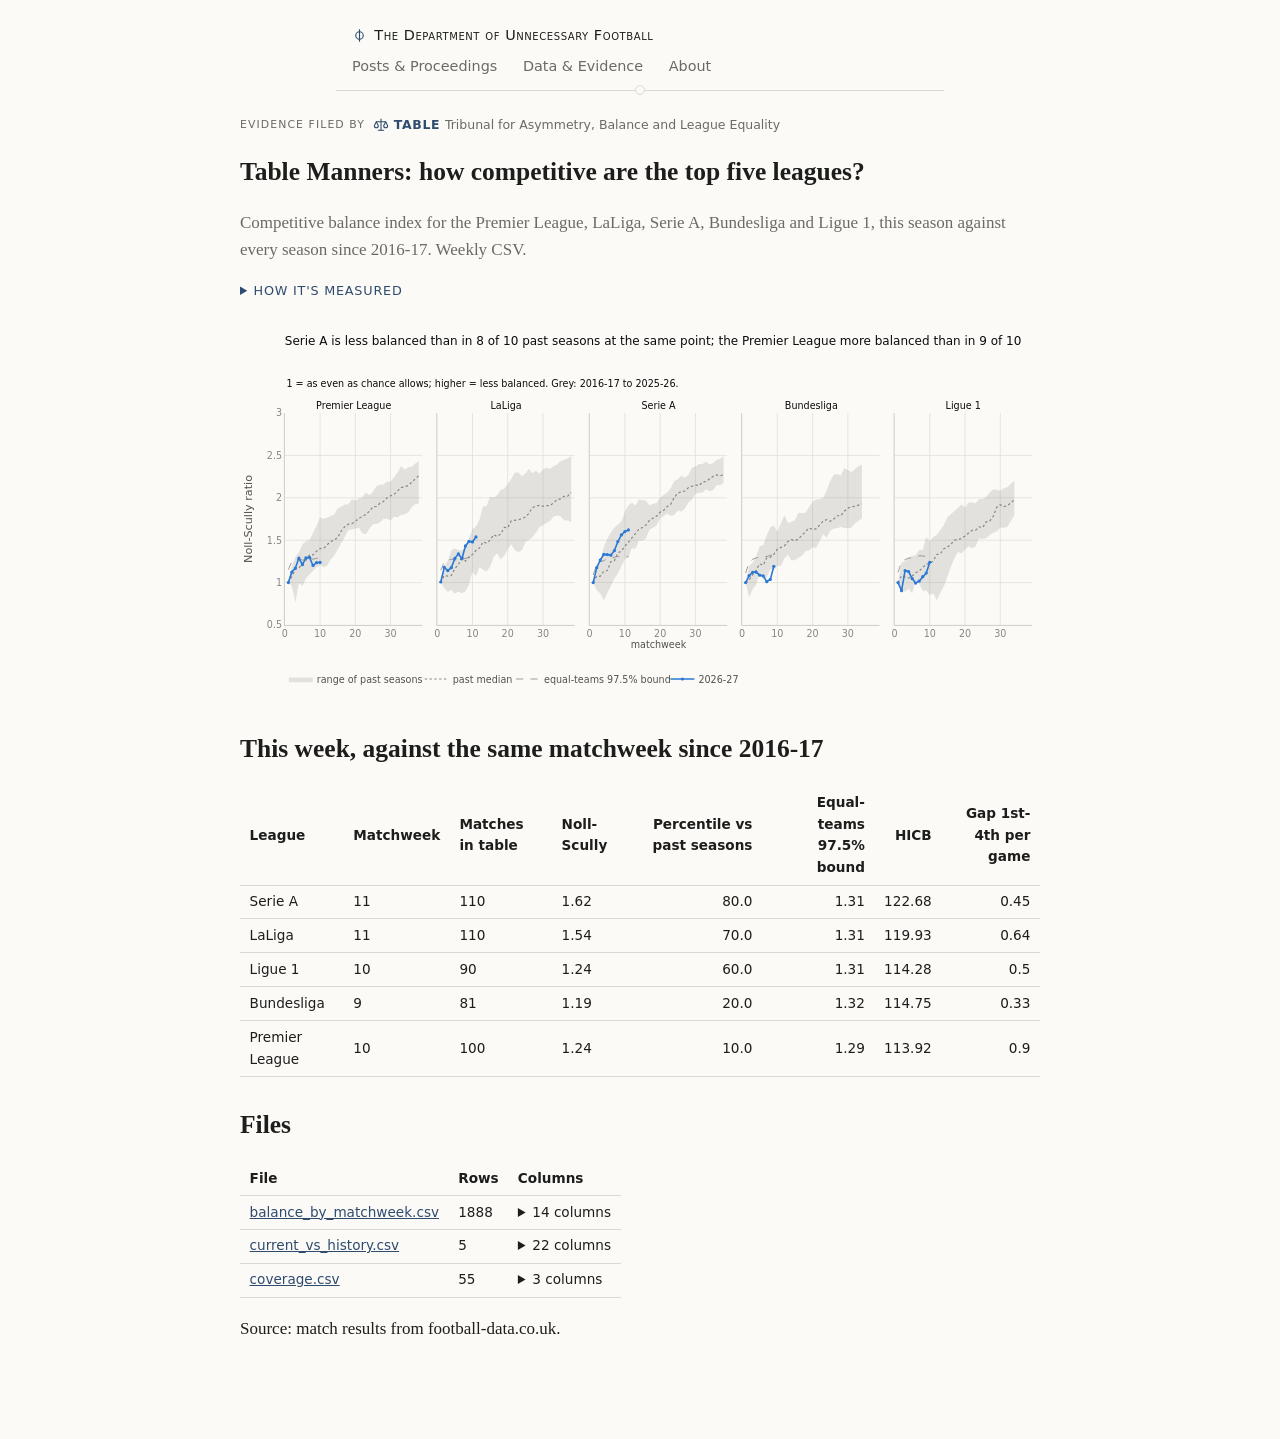
<file: data/table-manners/index.html>
<!doctype html><html lang=en-gb><head><meta charset=utf-8><meta name=viewport content="width=device-width,initial-scale=1"><title>Table Manners: how competitive are the top five leagues? · The Department of Unnecessary Football</title><meta name=description content="Competitive balance index for the Premier League, LaLiga, Serie A, Bundesliga and Ligue 1, this season against every season since 2016-17. Weekly CSV."><link rel=canonical href=https://dept-unnecessary-football.github.io/data/table-manners/><meta property="og:site_name" content="The Department of Unnecessary Football"><meta property="og:title" content="Table Manners: how competitive are the top five leagues?"><meta property="og:description" content="Competitive balance index for the Premier League, LaLiga, Serie A, Bundesliga and Ligue 1, this season against every season since 2016-17. Weekly CSV."><meta property="og:url" content="https://dept-unnecessary-football.github.io/data/table-manners/"><meta property="og:type" content="article"><meta property="og:image" content="https://dept-unnecessary-football.github.io/projects/table-manners/figures/balance_fan.png"><meta name=twitter:card content="summary_large_image"><meta name=twitter:image content="https://dept-unnecessary-football.github.io/projects/table-manners/figures/balance_fan.png"><meta name=twitter:title content="Table Manners: how competitive are the top five leagues?"><meta name=twitter:description content="Competitive balance index for the Premier League, LaLiga, Serie A, Bundesliga and Ligue 1, this season against every season since 2016-17. Weekly CSV."><meta name=keywords content="competitive balance,Noll-Scully ratio,Premier League competitive balance,football league parity,HHI points concentration,LaLiga Serie A Bundesliga Ligue 1,football data,CSV dataset,weekly"><script type=application/ld+json>{"@context":"https://schema.org","@type":"Dataset","creator":{"@type":"Organization","name":"Tribunal for Asymmetry, Balance and League Equality, The Department of Unnecessary Football","url":"https://dept-unnecessary-football.github.io/"},"dateModified":"2026-11-17","description":"Competitive balance index for the Premier League, LaLiga, Serie A, Bundesliga and Ligue 1, this season against every season since 2016-17. Weekly CSV.","distribution":[{"@type":"DataDownload","contentUrl":"https://dept-unnecessary-football.github.io/projects/table-manners/results/balance_by_matchweek.csv","encodingFormat":"text/csv","name":"balance_by_matchweek.csv"},{"@type":"DataDownload","contentUrl":"https://dept-unnecessary-football.github.io/projects/table-manners/results/current_vs_history.csv","encodingFormat":"text/csv","name":"current_vs_history.csv"},{"@type":"DataDownload","contentUrl":"https://dept-unnecessary-football.github.io/projects/table-manners/results/coverage.csv","encodingFormat":"text/csv","name":"coverage.csv"}],"image":"https://dept-unnecessary-football.github.io/projects/table-manners/figures/balance_fan.png","inLanguage":"en","isAccessibleForFree":true,"keywords":["competitive balance","Noll-Scully ratio","Premier League competitive balance","football league parity","HHI points concentration","LaLiga Serie A Bundesliga Ligue 1","football data","CSV dataset","weekly"],"name":"Table Manners: how competitive are the top five leagues?","spatialCoverage":"England, Spain, Italy, Germany, France","temporalCoverage":"2016-08/..","url":"https://dept-unnecessary-football.github.io/data/table-manners/"}</script><link rel=icon href=/favicon.svg type=image/svg+xml><link rel=stylesheet href=/css/main.min.16d58b3d87b1dffe2d33594a304130c77d6d2445d5fed79a4c9a8b75bdbd0962.css integrity="sha256-FtWLPYex3/4tM1lKMEEwx31tJEXV/teaTJqLdb29CWI="></head><body><header class=masthead><a class=masthead-title href=/>The Department of Unnecessary Football</a><nav><a href=/blog/>Posts & Proceedings</a> <a href=/data/>Data & Evidence</a> <span class=nav-drop><a href=/ aria-haspopup=true>About</a><span class=drop role=menu><a role=menuitem href=/#departments>Departments</a></span></span></nav></header><main><article class=dataset><p class=published-by><span class=label>Evidence filed by</span>
<span class=pub-dept><span class=pub-icon aria-hidden=true><svg viewBox="0 0 24 24" fill="none" stroke="currentColor" stroke-width="1.6" stroke-linecap="round" stroke-linejoin="round"><path d="M12 3v17"/><path d="M8 20h8"/><path d="M5 7h14"/><path d="M5 7l-3 6a3 3 0 006 0z"/><path d="M19 7l-3 6a3 3 0 006 0z"/></svg>
</span><strong>TABLE</strong> Tribunal for Asymmetry, Balance and League Equality</span></p><h1>Table Manners: how competitive are the top five leagues?</h1><p class=lede>Competitive balance index for the Premier League, LaLiga, Serie A, Bundesliga and Ligue 1, this season against every season since 2016-17. Weekly CSV.</p><details class=method><summary>How it's measured</summary><p><strong>Definitions.</strong> Matchweek <em>k</em> uses each team&rsquo;s first <em>k</em> league matches. <strong>Noll-Scully ratio</strong>: the
standard deviation of points across teams divided by its value in a league of equal teams with the same
draw rate (1 = as even as chance allows; higher = less balanced). The <strong>equal-teams band</strong> is the 2.5th to
97.5th percentile of that ratio in 2,000 simulated equal-team seasons: early in a season, a value inside it
cannot be told apart from luck. <strong>HICB</strong> = 100 × number of teams × the sum of squared points shares
(100 = equal shares). <strong>Gap 1st–4th per game</strong> is in points. The <strong>percentile</strong> ranks this season against
the ten seasons since 2016-17 at the same matchweek; with ten seasons it moves in steps of ten and is a
rank, not a test.</p><p><strong>Coverage.</strong> 18,437 matches in 55 league-seasons, 2016-17 to 2026-27 (500 in 2026-27); 2026-27 complete to matchweek: Premier League 10, LaLiga 11, Serie A 11, Bundesliga 9, Ligue 1 10 (every team has played at least that many) (updated 2026-11-16).</p></details><section class=dataset-views><figure><picture><source srcset=/projects/table-manners/figures/balance_fan_dark.svg media="(prefers-color-scheme: dark)"><img src=/projects/table-manners/figures/balance_fan.svg alt="Table Manners: how competitive are the top five leagues?" loading=lazy></picture></figure></section><h2>This week, against the same matchweek since 2016-17</h2><div class=dataset-preview><table><thead><tr><th>League</th><th>Matchweek</th><th>Matches in table</th><th>Noll-Scully</th><th>Percentile vs past seasons</th><th>Equal-teams 97.5% bound</th><th>HICB</th><th>Gap 1st-4th per game</th></tr></thead><tbody><tr><td>Serie A</td><td>11</td><td>110</td><td>1.62</td><td>80.0</td><td>1.31</td><td>122.68</td><td>0.45</td></tr><tr><td>LaLiga</td><td>11</td><td>110</td><td>1.54</td><td>70.0</td><td>1.31</td><td>119.93</td><td>0.64</td></tr><tr><td>Ligue 1</td><td>10</td><td>90</td><td>1.24</td><td>60.0</td><td>1.31</td><td>114.28</td><td>0.5</td></tr><tr><td>Bundesliga</td><td>9</td><td>81</td><td>1.19</td><td>20.0</td><td>1.32</td><td>114.75</td><td>0.33</td></tr><tr><td>Premier League</td><td>10</td><td>100</td><td>1.24</td><td>10.0</td><td>1.29</td><td>113.92</td><td>0.9</td></tr></tbody></table></div><h2>Files</h2><table class=dataset-files><thead><tr><th>File</th><th>Rows</th><th>Columns</th></tr></thead><tbody><tr><td><a href=/projects/table-manners/results/balance_by_matchweek.csv download>balance_by_matchweek.csv</a></td><td>1888</td><td><details><summary>14 columns</summary>league, season, matchweek, n_teams, team_matches, draw_share, points_sd, ideal_sd, noll_scully, ns_null_lo, ns_null_hi, hicb, gap_1_4_per_game, leader_ppg</details></td></tr><tr><td><a href=/projects/table-manners/results/current_vs_history.csv download>current_vs_history.csv</a></td><td>5</td><td><details><summary>22 columns</summary>league, season, matchweek, past_seasons, matches_to_date, noll_scully, noll_scully_past_min, noll_scully_past_median, noll_scully_past_max, noll_scully_percentile, hicb, hicb_past_min, hicb_past_median, hicb_past_max, hicb_percentile, gap_1_4_per_game, gap_1_4_per_game_past_min, gap_1_4_per_game_past_median, gap_1_4_per_game_past_max, gap_1_4_per_game_percentile, ns_null_lo, ns_null_hi</details></td></tr><tr><td><a href=/projects/table-manners/results/coverage.csv download>coverage.csv</a></td><td>55</td><td><details><summary>3 columns</summary>league, season, matches</details></td></tr></tbody></table><p class=dataset-provenance>Source: match results from football-data.co.uk.</p></article></main></body></html>
</file>
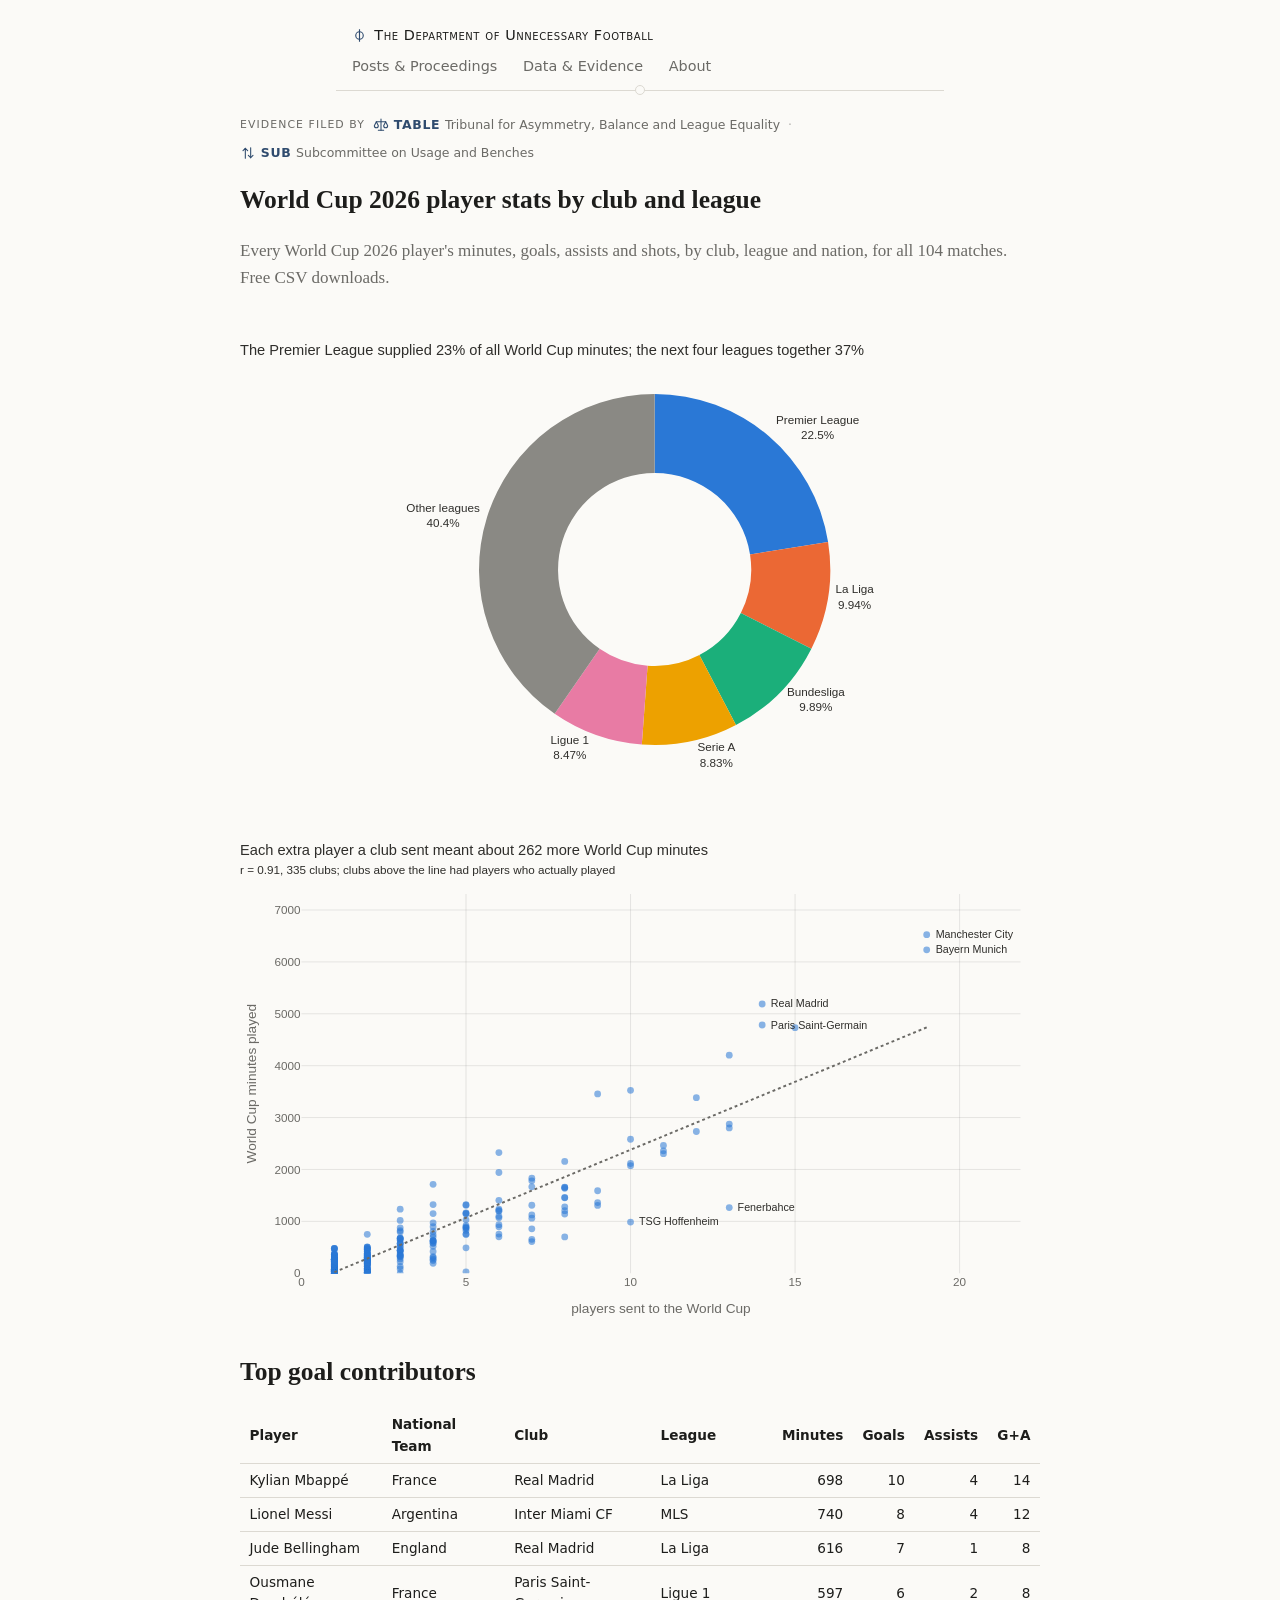
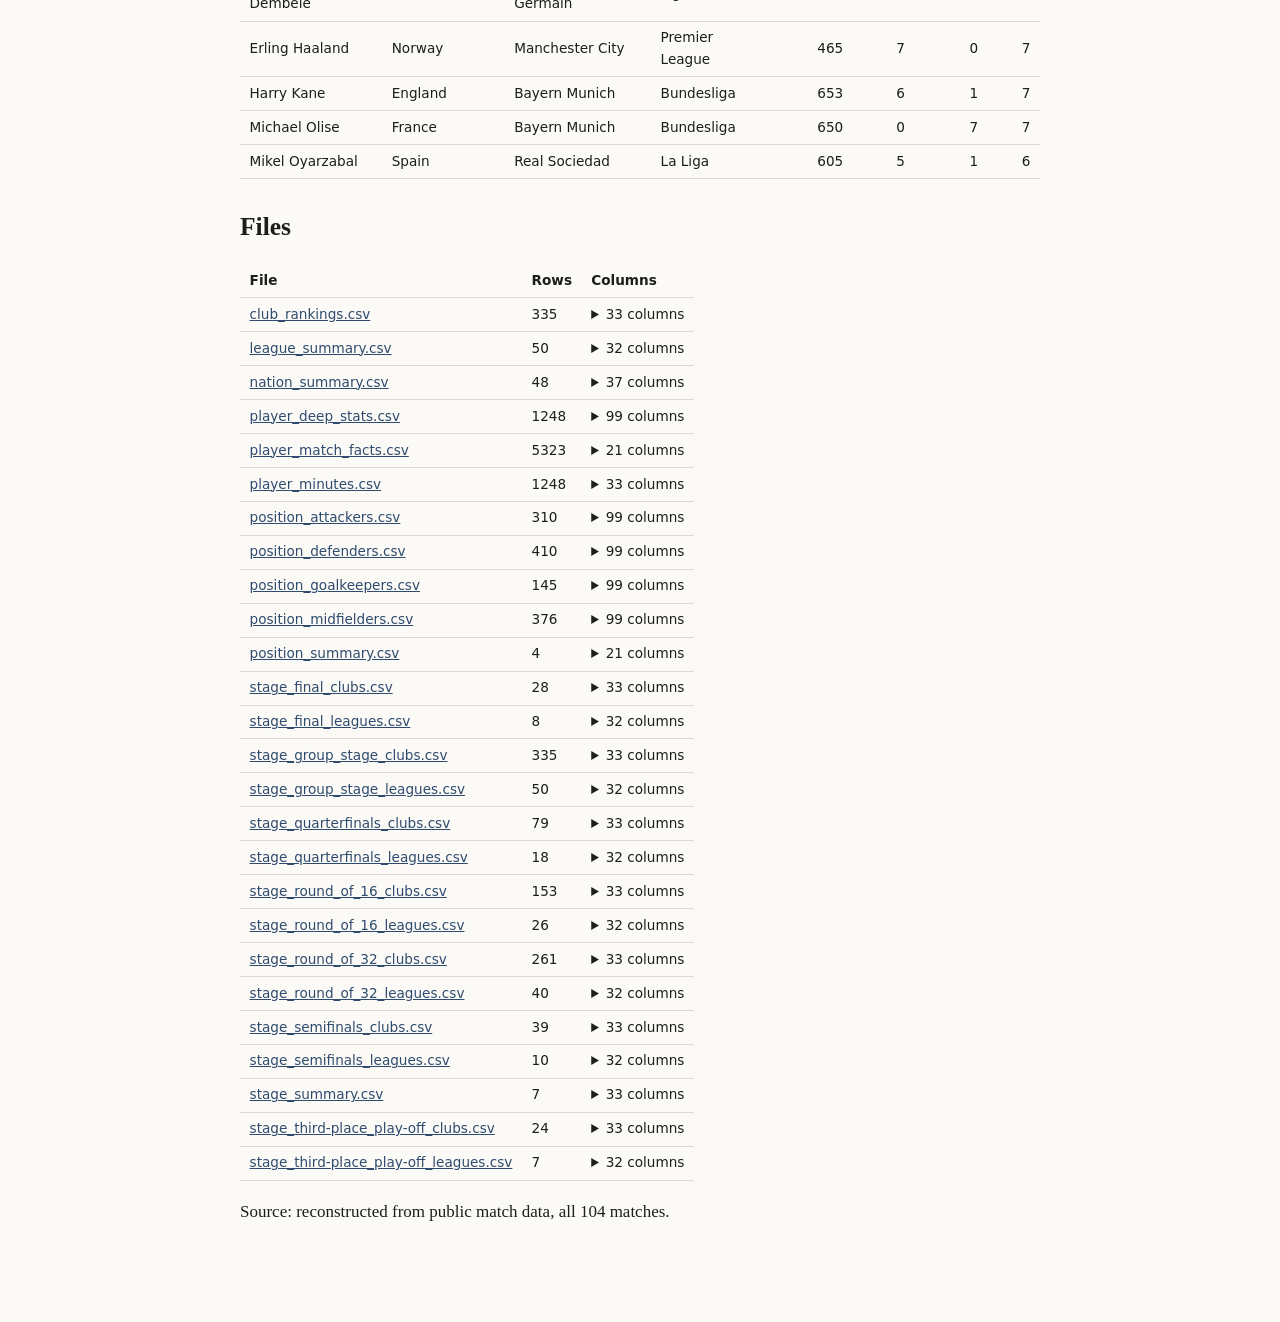
<file: data/wc2026-club-supply/index.html>
<!doctype html><html lang=en-gb><head><meta charset=utf-8><meta name=viewport content="width=device-width,initial-scale=1"><title>World Cup 2026 player stats by club and league · The Department of Unnecessary Football</title><meta name=description content="Every World Cup 2026 player's minutes, goals, assists and shots, by club, league and nation, for all 104 matches. Free CSV downloads."><link rel=canonical href=https://dept-unnecessary-football.github.io/data/wc2026-club-supply/><meta property="og:site_name" content="The Department of Unnecessary Football"><meta property="og:title" content="World Cup 2026 player stats by club and league"><meta property="og:description" content="Every World Cup 2026 player's minutes, goals, assists and shots, by club, league and nation, for all 104 matches. Free CSV downloads."><meta property="og:url" content="https://dept-unnecessary-football.github.io/data/wc2026-club-supply/"><meta property="og:type" content="article"><meta property="og:image" content="https://dept-unnecessary-football.github.io/projects/wc2026-club-supply/figures/league_share.png"><meta name=twitter:card content="summary_large_image"><meta name=twitter:image content="https://dept-unnecessary-football.github.io/projects/wc2026-club-supply/figures/league_share.png"><meta name=twitter:title content="World Cup 2026 player stats by club and league"><meta name=twitter:description content="Every World Cup 2026 player's minutes, goals, assists and shots, by club, league and nation, for all 104 matches. Free CSV downloads."><meta name=keywords content="World Cup 2026,FIFA World Cup 2026 player stats,World Cup minutes by club,World Cup players by league,club supply,football data,CSV dataset"><script type=application/ld+json>{"@context":"https://schema.org","@type":"Dataset","creator":{"@type":"Organization","name":"Tribunal for Asymmetry, Balance and League Equality and Subcommittee on Usage and Benches, The Department of Unnecessary Football","url":"https://dept-unnecessary-football.github.io/"},"dateModified":"2026-11-17","description":"Every World Cup 2026 player's minutes, goals, assists and shots, by club, league and nation, for all 104 matches. Free CSV downloads.","distribution":[{"@type":"DataDownload","contentUrl":"https://dept-unnecessary-football.github.io/projects/wc2026-club-supply/results/club_rankings.csv","encodingFormat":"text/csv","name":"club_rankings.csv"},{"@type":"DataDownload","contentUrl":"https://dept-unnecessary-football.github.io/projects/wc2026-club-supply/results/league_summary.csv","encodingFormat":"text/csv","name":"league_summary.csv"},{"@type":"DataDownload","contentUrl":"https://dept-unnecessary-football.github.io/projects/wc2026-club-supply/results/nation_summary.csv","encodingFormat":"text/csv","name":"nation_summary.csv"},{"@type":"DataDownload","contentUrl":"https://dept-unnecessary-football.github.io/projects/wc2026-club-supply/results/player_deep_stats.csv","encodingFormat":"text/csv","name":"player_deep_stats.csv"},{"@type":"DataDownload","contentUrl":"https://dept-unnecessary-football.github.io/projects/wc2026-club-supply/results/player_match_facts.csv","encodingFormat":"text/csv","name":"player_match_facts.csv"},{"@type":"DataDownload","contentUrl":"https://dept-unnecessary-football.github.io/projects/wc2026-club-supply/results/player_minutes.csv","encodingFormat":"text/csv","name":"player_minutes.csv"},{"@type":"DataDownload","contentUrl":"https://dept-unnecessary-football.github.io/projects/wc2026-club-supply/results/position_attackers.csv","encodingFormat":"text/csv","name":"position_attackers.csv"},{"@type":"DataDownload","contentUrl":"https://dept-unnecessary-football.github.io/projects/wc2026-club-supply/results/position_defenders.csv","encodingFormat":"text/csv","name":"position_defenders.csv"},{"@type":"DataDownload","contentUrl":"https://dept-unnecessary-football.github.io/projects/wc2026-club-supply/results/position_goalkeepers.csv","encodingFormat":"text/csv","name":"position_goalkeepers.csv"},{"@type":"DataDownload","contentUrl":"https://dept-unnecessary-football.github.io/projects/wc2026-club-supply/results/position_midfielders.csv","encodingFormat":"text/csv","name":"position_midfielders.csv"},{"@type":"DataDownload","contentUrl":"https://dept-unnecessary-football.github.io/projects/wc2026-club-supply/results/position_summary.csv","encodingFormat":"text/csv","name":"position_summary.csv"},{"@type":"DataDownload","contentUrl":"https://dept-unnecessary-football.github.io/projects/wc2026-club-supply/results/stage_final_clubs.csv","encodingFormat":"text/csv","name":"stage_final_clubs.csv"},{"@type":"DataDownload","contentUrl":"https://dept-unnecessary-football.github.io/projects/wc2026-club-supply/results/stage_final_leagues.csv","encodingFormat":"text/csv","name":"stage_final_leagues.csv"},{"@type":"DataDownload","contentUrl":"https://dept-unnecessary-football.github.io/projects/wc2026-club-supply/results/stage_group_stage_clubs.csv","encodingFormat":"text/csv","name":"stage_group_stage_clubs.csv"},{"@type":"DataDownload","contentUrl":"https://dept-unnecessary-football.github.io/projects/wc2026-club-supply/results/stage_group_stage_leagues.csv","encodingFormat":"text/csv","name":"stage_group_stage_leagues.csv"},{"@type":"DataDownload","contentUrl":"https://dept-unnecessary-football.github.io/projects/wc2026-club-supply/results/stage_quarterfinals_clubs.csv","encodingFormat":"text/csv","name":"stage_quarterfinals_clubs.csv"},{"@type":"DataDownload","contentUrl":"https://dept-unnecessary-football.github.io/projects/wc2026-club-supply/results/stage_quarterfinals_leagues.csv","encodingFormat":"text/csv","name":"stage_quarterfinals_leagues.csv"},{"@type":"DataDownload","contentUrl":"https://dept-unnecessary-football.github.io/projects/wc2026-club-supply/results/stage_round_of_16_clubs.csv","encodingFormat":"text/csv","name":"stage_round_of_16_clubs.csv"},{"@type":"DataDownload","contentUrl":"https://dept-unnecessary-football.github.io/projects/wc2026-club-supply/results/stage_round_of_16_leagues.csv","encodingFormat":"text/csv","name":"stage_round_of_16_leagues.csv"},{"@type":"DataDownload","contentUrl":"https://dept-unnecessary-football.github.io/projects/wc2026-club-supply/results/stage_round_of_32_clubs.csv","encodingFormat":"text/csv","name":"stage_round_of_32_clubs.csv"},{"@type":"DataDownload","contentUrl":"https://dept-unnecessary-football.github.io/projects/wc2026-club-supply/results/stage_round_of_32_leagues.csv","encodingFormat":"text/csv","name":"stage_round_of_32_leagues.csv"},{"@type":"DataDownload","contentUrl":"https://dept-unnecessary-football.github.io/projects/wc2026-club-supply/results/stage_semifinals_clubs.csv","encodingFormat":"text/csv","name":"stage_semifinals_clubs.csv"},{"@type":"DataDownload","contentUrl":"https://dept-unnecessary-football.github.io/projects/wc2026-club-supply/results/stage_semifinals_leagues.csv","encodingFormat":"text/csv","name":"stage_semifinals_leagues.csv"},{"@type":"DataDownload","contentUrl":"https://dept-unnecessary-football.github.io/projects/wc2026-club-supply/results/stage_summary.csv","encodingFormat":"text/csv","name":"stage_summary.csv"},{"@type":"DataDownload","contentUrl":"https://dept-unnecessary-football.github.io/projects/wc2026-club-supply/results/stage_third-place_play-off_clubs.csv","encodingFormat":"text/csv","name":"stage_third-place_play-off_clubs.csv"},{"@type":"DataDownload","contentUrl":"https://dept-unnecessary-football.github.io/projects/wc2026-club-supply/results/stage_third-place_play-off_leagues.csv","encodingFormat":"text/csv","name":"stage_third-place_play-off_leagues.csv"}],"image":"https://dept-unnecessary-football.github.io/projects/wc2026-club-supply/figures/league_share.png","inLanguage":"en","isAccessibleForFree":true,"keywords":["World Cup 2026","FIFA World Cup 2026 player stats","World Cup minutes by club","World Cup players by league","club supply","football data","CSV dataset"],"name":"World Cup 2026 player stats by club and league","spatialCoverage":"Canada, Mexico, United States","temporalCoverage":"2026","url":"https://dept-unnecessary-football.github.io/data/wc2026-club-supply/"}</script><link rel=icon href=/favicon.svg type=image/svg+xml><link rel=stylesheet href=/css/main.min.16d58b3d87b1dffe2d33594a304130c77d6d2445d5fed79a4c9a8b75bdbd0962.css integrity="sha256-FtWLPYex3/4tM1lKMEEwx31tJEXV/teaTJqLdb29CWI="></head><body><header class=masthead><a class=masthead-title href=/>The Department of Unnecessary Football</a><nav><a href=/blog/>Posts & Proceedings</a> <a href=/data/>Data & Evidence</a> <span class=nav-drop><a href=/ aria-haspopup=true>About</a><span class=drop role=menu><a role=menuitem href=/#departments>Departments</a></span></span></nav></header><main><article class=dataset><p class=published-by><span class=label>Evidence filed by</span>
<span class=pub-dept><span class=pub-icon aria-hidden=true><svg viewBox="0 0 24 24" fill="none" stroke="currentColor" stroke-width="1.6" stroke-linecap="round" stroke-linejoin="round"><path d="M12 3v17"/><path d="M8 20h8"/><path d="M5 7h14"/><path d="M5 7l-3 6a3 3 0 006 0z"/><path d="M19 7l-3 6a3 3 0 006 0z"/></svg>
</span><strong>TABLE</strong> Tribunal for Asymmetry, Balance and League Equality</span><span class=sep>·</span><span class=pub-dept><span class=pub-icon aria-hidden=true><svg viewBox="0 0 24 24" fill="none" stroke="currentColor" stroke-width="1.6" stroke-linecap="round" stroke-linejoin="round"><path d="M8 20V5"/><path d="M4.5 8.5 8 5l3.5 3.5"/><path d="M16 4v15"/><path d="M12.5 15.5 16 19l3.5-3.5"/></svg>
</span><strong>SUB</strong> Subcommittee on Usage and Benches</span></p><h1>World Cup 2026 player stats by club and league</h1><p class=lede>Every World Cup 2026 player's minutes, goals, assists and shots, by club, league and nation, for all 104 matches. Free CSV downloads.</p><section class=dataset-views><figure><picture><source srcset=/projects/wc2026-club-supply/figures/league_share_dark.svg media="(prefers-color-scheme: dark)"><img src=/projects/wc2026-club-supply/figures/league_share.svg alt="World Cup 2026 player stats by club and league" loading=lazy></picture></figure><figure><picture><source srcset=/projects/wc2026-club-supply/figures/club_minutes_dark.svg media="(prefers-color-scheme: dark)"><img src=/projects/wc2026-club-supply/figures/club_minutes.svg alt="World Cup 2026 player stats by club and league" loading=lazy></picture></figure></section><h2>Top goal contributors</h2><div class=dataset-preview><table><thead><tr><th>Player</th><th>National Team</th><th>Club</th><th>League</th><th>Minutes</th><th>Goals</th><th>Assists</th><th>G+A</th></tr></thead><tbody><tr><td>Kylian Mbappé</td><td>France</td><td>Real Madrid</td><td>La Liga</td><td>698</td><td>10</td><td>4</td><td>14</td></tr><tr><td>Lionel Messi</td><td>Argentina</td><td>Inter Miami CF</td><td>MLS</td><td>740</td><td>8</td><td>4</td><td>12</td></tr><tr><td>Jude Bellingham</td><td>England</td><td>Real Madrid</td><td>La Liga</td><td>616</td><td>7</td><td>1</td><td>8</td></tr><tr><td>Ousmane Dembélé</td><td>France</td><td>Paris Saint-Germain</td><td>Ligue 1</td><td>597</td><td>6</td><td>2</td><td>8</td></tr><tr><td>Erling Haaland</td><td>Norway</td><td>Manchester City</td><td>Premier League</td><td>465</td><td>7</td><td>0</td><td>7</td></tr><tr><td>Harry Kane</td><td>England</td><td>Bayern Munich</td><td>Bundesliga</td><td>653</td><td>6</td><td>1</td><td>7</td></tr><tr><td>Michael Olise</td><td>France</td><td>Bayern Munich</td><td>Bundesliga</td><td>650</td><td>0</td><td>7</td><td>7</td></tr><tr><td>Mikel Oyarzabal</td><td>Spain</td><td>Real Sociedad</td><td>La Liga</td><td>605</td><td>5</td><td>1</td><td>6</td></tr></tbody></table></div><h2>Files</h2><table class=dataset-files><thead><tr><th>File</th><th>Rows</th><th>Columns</th></tr></thead><tbody><tr><td><a href=/projects/wc2026-club-supply/results/club_rankings.csv download>club_rankings.csv</a></td><td>335</td><td><details><summary>33 columns</summary>Rank, Club, Minutes, Goals, Assists, Shots, Shots on Target, Yellow Cards, Red Cards, Fouls Committed, Fouls Suffered, Saves, Own Goals, Started, Appeared, Players, Nations, League, G+A, Goals per 90, Assists per 90, G+A per 90, Shots per 90, Shot Accuracy %, Conversion %, Minutes per G+A, Minutes per Goal, Fouls per 90, Fouls Suffered per 90, Shots on Target per 90, Cards per 90, Saves per 90, Average Minutes per Player</details></td></tr><tr><td><a href=/projects/wc2026-club-supply/results/league_summary.csv download>league_summary.csv</a></td><td>50</td><td><details><summary>32 columns</summary>Rank, League, Minutes, Goals, Assists, Shots, Shots on Target, Yellow Cards, Red Cards, Fouls Committed, Fouls Suffered, Saves, Own Goals, Started, Appeared, Players, Clubs, G+A, Goals per 90, Assists per 90, G+A per 90, Shots per 90, Shot Accuracy %, Conversion %, Minutes per G+A, Minutes per Goal, Fouls per 90, Fouls Suffered per 90, Shots on Target per 90, Cards per 90, Saves per 90, Percentage of Total Minutes</details></td></tr><tr><td><a href=/projects/wc2026-club-supply/results/nation_summary.csv download>nation_summary.csv</a></td><td>48</td><td><details><summary>37 columns</summary>National Team, Minutes, Goals, Assists, Shots, Shots on Target, Yellow Cards, Red Cards, Fouls Committed, Fouls Suffered, Saves, Own Goals, Started, Appeared, Players Used, Matches, Clubs, Leagues, Stage Reached, FIFA Rank, Host, Club HHI, Effective Clubs, G+A, Goals per 90, Assists per 90, G+A per 90, Shots per 90, Shot Accuracy %, Conversion %, Minutes per G+A, Minutes per Goal, Fouls per 90, Fouls Suffered per 90, Shots on Target per 90, Cards per 90, Saves per 90</details></td></tr><tr><td><a href=/projects/wc2026-club-supply/results/player_deep_stats.csv download>player_deep_stats.csv</a></td><td>1248</td><td><details><summary>99 columns</summary>Player, National Team, Club, League, Position, Group, Minutes, Apps, Starts, Sub Ins, Touches, Duels, Duels Won, Duels Lost, Fouls Committed, Fouls Suffered, Yellow Cards, Red Cards, Tackles, Tackles Won, Tackles Lost, Interceptions, Clearances, Blocks, Recoveries, Passes, Accurate Passes, Crosses, Accurate Crosses, Long Balls, Accurate Long Balls, Through Balls, Key Passes, Big Chances Created, Big Chances Missed, Progressive Carries, Touches in Opp Box, Shots, Shots on Target, Goals, Headed Goals, Penalty Goals, Assists, Second Assists, Attempts in Box, Attempts outside Box, Saves, Goals Conceded, Clean Sheets, Crosses Caught, Punches, Penalties Faced, Penalties Saved, Smothers, xG, xA, Touches per 90, Passes per 90, Tackles per 90, Interceptions per 90, Clearances per 90, Blocks per 90, Recoveries per 90, Shots per 90, Key Passes per 90, Progressive Carries per 90, Touches in Opp Box per 90, Crosses per 90, Long Balls per 90, Duels per 90, Duels Won per 90, Goals per 90, Assists per 90, Fouls Committed per 90, Big Chances Created per 90, Pass Accuracy %, Cross Accuracy %, Long Ball Accuracy %, Tackle Success %, Duel Win %, Shot Accuracy %, Conversion %, G+A, G+A per 90, Defensive Actions, Defensive Actions per 90, Non-Penalty Goals, Non-Penalty Goals per 90, Save %, Shots Faced per 90, Goals Conceded per 90, Saves per 90, xG per 90, xA per 90, xG+xA, xG+xA per 90, Goals - xG, Assists - xA, xG per Shot</details></td></tr><tr><td><a href=/projects/wc2026-club-supply/results/player_match_facts.csv download>player_match_facts.csv</a></td><td>5323</td><td><details><summary>21 columns</summary>Stage, event_id, Minutes, Started, Appeared, match_length, Goals, Assists, Shots, Shots on Target, Yellow Cards, Red Cards, Fouls Committed, Fouls Suffered, Saves, Own Goals, Player, National Team, Club, League, Position</details></td></tr><tr><td><a href=/projects/wc2026-club-supply/results/player_minutes.csv download>player_minutes.csv</a></td><td>1248</td><td><details><summary>33 columns</summary>Player, National Team, Club, League, Position, Minutes, Goals, Assists, Shots, Shots on Target, Yellow Cards, Red Cards, Fouls Committed, Fouls Suffered, Saves, Own Goals, Starts, Matches Played, Start %, G+A, Goals per 90, Assists per 90, G+A per 90, Shots per 90, Shot Accuracy %, Conversion %, Minutes per G+A, Minutes per Goal, Fouls per 90, Fouls Suffered per 90, Shots on Target per 90, Cards per 90, Saves per 90</details></td></tr><tr><td><a href=/projects/wc2026-club-supply/results/position_attackers.csv download>position_attackers.csv</a></td><td>310</td><td><details><summary>99 columns</summary>Player, National Team, Club, League, Position, Group, Minutes, Apps, Starts, Sub Ins, Touches, Duels, Duels Won, Duels Lost, Fouls Committed, Fouls Suffered, Yellow Cards, Red Cards, Tackles, Tackles Won, Tackles Lost, Interceptions, Clearances, Blocks, Recoveries, Passes, Accurate Passes, Crosses, Accurate Crosses, Long Balls, Accurate Long Balls, Through Balls, Key Passes, Big Chances Created, Big Chances Missed, Progressive Carries, Touches in Opp Box, Shots, Shots on Target, Goals, Headed Goals, Penalty Goals, Assists, Second Assists, Attempts in Box, Attempts outside Box, Saves, Goals Conceded, Clean Sheets, Crosses Caught, Punches, Penalties Faced, Penalties Saved, Smothers, xG, xA, Touches per 90, Passes per 90, Tackles per 90, Interceptions per 90, Clearances per 90, Blocks per 90, Recoveries per 90, Shots per 90, Key Passes per 90, Progressive Carries per 90, Touches in Opp Box per 90, Crosses per 90, Long Balls per 90, Duels per 90, Duels Won per 90, Goals per 90, Assists per 90, Fouls Committed per 90, Big Chances Created per 90, Pass Accuracy %, Cross Accuracy %, Long Ball Accuracy %, Tackle Success %, Duel Win %, Shot Accuracy %, Conversion %, G+A, G+A per 90, Defensive Actions, Defensive Actions per 90, Non-Penalty Goals, Non-Penalty Goals per 90, Save %, Shots Faced per 90, Goals Conceded per 90, Saves per 90, xG per 90, xA per 90, xG+xA, xG+xA per 90, Goals - xG, Assists - xA, xG per Shot</details></td></tr><tr><td><a href=/projects/wc2026-club-supply/results/position_defenders.csv download>position_defenders.csv</a></td><td>410</td><td><details><summary>99 columns</summary>Player, National Team, Club, League, Position, Group, Minutes, Apps, Starts, Sub Ins, Touches, Duels, Duels Won, Duels Lost, Fouls Committed, Fouls Suffered, Yellow Cards, Red Cards, Tackles, Tackles Won, Tackles Lost, Interceptions, Clearances, Blocks, Recoveries, Passes, Accurate Passes, Crosses, Accurate Crosses, Long Balls, Accurate Long Balls, Through Balls, Key Passes, Big Chances Created, Big Chances Missed, Progressive Carries, Touches in Opp Box, Shots, Shots on Target, Goals, Headed Goals, Penalty Goals, Assists, Second Assists, Attempts in Box, Attempts outside Box, Saves, Goals Conceded, Clean Sheets, Crosses Caught, Punches, Penalties Faced, Penalties Saved, Smothers, xG, xA, Touches per 90, Passes per 90, Tackles per 90, Interceptions per 90, Clearances per 90, Blocks per 90, Recoveries per 90, Shots per 90, Key Passes per 90, Progressive Carries per 90, Touches in Opp Box per 90, Crosses per 90, Long Balls per 90, Duels per 90, Duels Won per 90, Goals per 90, Assists per 90, Fouls Committed per 90, Big Chances Created per 90, Pass Accuracy %, Cross Accuracy %, Long Ball Accuracy %, Tackle Success %, Duel Win %, Shot Accuracy %, Conversion %, G+A, G+A per 90, Defensive Actions, Defensive Actions per 90, Non-Penalty Goals, Non-Penalty Goals per 90, Save %, Shots Faced per 90, Goals Conceded per 90, Saves per 90, xG per 90, xA per 90, xG+xA, xG+xA per 90, Goals - xG, Assists - xA, xG per Shot</details></td></tr><tr><td><a href=/projects/wc2026-club-supply/results/position_goalkeepers.csv download>position_goalkeepers.csv</a></td><td>145</td><td><details><summary>99 columns</summary>Player, National Team, Club, League, Position, Group, Minutes, Apps, Starts, Sub Ins, Touches, Duels, Duels Won, Duels Lost, Fouls Committed, Fouls Suffered, Yellow Cards, Red Cards, Tackles, Tackles Won, Tackles Lost, Interceptions, Clearances, Blocks, Recoveries, Passes, Accurate Passes, Crosses, Accurate Crosses, Long Balls, Accurate Long Balls, Through Balls, Key Passes, Big Chances Created, Big Chances Missed, Progressive Carries, Touches in Opp Box, Shots, Shots on Target, Goals, Headed Goals, Penalty Goals, Assists, Second Assists, Attempts in Box, Attempts outside Box, Saves, Goals Conceded, Clean Sheets, Crosses Caught, Punches, Penalties Faced, Penalties Saved, Smothers, xG, xA, Touches per 90, Passes per 90, Tackles per 90, Interceptions per 90, Clearances per 90, Blocks per 90, Recoveries per 90, Shots per 90, Key Passes per 90, Progressive Carries per 90, Touches in Opp Box per 90, Crosses per 90, Long Balls per 90, Duels per 90, Duels Won per 90, Goals per 90, Assists per 90, Fouls Committed per 90, Big Chances Created per 90, Pass Accuracy %, Cross Accuracy %, Long Ball Accuracy %, Tackle Success %, Duel Win %, Shot Accuracy %, Conversion %, G+A, G+A per 90, Defensive Actions, Defensive Actions per 90, Non-Penalty Goals, Non-Penalty Goals per 90, Save %, Shots Faced per 90, Goals Conceded per 90, Saves per 90, xG per 90, xA per 90, xG+xA, xG+xA per 90, Goals - xG, Assists - xA, xG per Shot</details></td></tr><tr><td><a href=/projects/wc2026-club-supply/results/position_midfielders.csv download>position_midfielders.csv</a></td><td>376</td><td><details><summary>99 columns</summary>Player, National Team, Club, League, Position, Group, Minutes, Apps, Starts, Sub Ins, Touches, Duels, Duels Won, Duels Lost, Fouls Committed, Fouls Suffered, Yellow Cards, Red Cards, Tackles, Tackles Won, Tackles Lost, Interceptions, Clearances, Blocks, Recoveries, Passes, Accurate Passes, Crosses, Accurate Crosses, Long Balls, Accurate Long Balls, Through Balls, Key Passes, Big Chances Created, Big Chances Missed, Progressive Carries, Touches in Opp Box, Shots, Shots on Target, Goals, Headed Goals, Penalty Goals, Assists, Second Assists, Attempts in Box, Attempts outside Box, Saves, Goals Conceded, Clean Sheets, Crosses Caught, Punches, Penalties Faced, Penalties Saved, Smothers, xG, xA, Touches per 90, Passes per 90, Tackles per 90, Interceptions per 90, Clearances per 90, Blocks per 90, Recoveries per 90, Shots per 90, Key Passes per 90, Progressive Carries per 90, Touches in Opp Box per 90, Crosses per 90, Long Balls per 90, Duels per 90, Duels Won per 90, Goals per 90, Assists per 90, Fouls Committed per 90, Big Chances Created per 90, Pass Accuracy %, Cross Accuracy %, Long Ball Accuracy %, Tackle Success %, Duel Win %, Shot Accuracy %, Conversion %, G+A, G+A per 90, Defensive Actions, Defensive Actions per 90, Non-Penalty Goals, Non-Penalty Goals per 90, Save %, Shots Faced per 90, Goals Conceded per 90, Saves per 90, xG per 90, xA per 90, xG+xA, xG+xA per 90, Goals - xG, Assists - xA, xG per Shot</details></td></tr><tr><td><a href=/projects/wc2026-club-supply/results/position_summary.csv download>position_summary.csv</a></td><td>4</td><td><details><summary>21 columns</summary>Group, Players, Minutes, Touches per 90, Passes per 90, Pass Accuracy %, Progressive Carries per 90, Defensive Actions per 90, Tackles per 90, Interceptions per 90, Clearances per 90, Recoveries per 90, Duel Win %, Duels per 90, Key Passes per 90, Shots per 90, Touches in Opp Box per 90, Goals per 90, Assists per 90, G+A per 90, Fouls per 90</details></td></tr><tr><td><a href=/projects/wc2026-club-supply/results/stage_final_clubs.csv download>stage_final_clubs.csv</a></td><td>28</td><td><details><summary>33 columns</summary>Rank, Club, Minutes, Goals, Assists, Shots, Shots on Target, Yellow Cards, Red Cards, Fouls Committed, Fouls Suffered, Saves, Own Goals, Started, Appeared, Players, Nations, League, G+A, Goals per 90, Assists per 90, G+A per 90, Shots per 90, Shot Accuracy %, Conversion %, Minutes per G+A, Minutes per Goal, Fouls per 90, Fouls Suffered per 90, Shots on Target per 90, Cards per 90, Saves per 90, Average Minutes per Player</details></td></tr><tr><td><a href=/projects/wc2026-club-supply/results/stage_final_leagues.csv download>stage_final_leagues.csv</a></td><td>8</td><td><details><summary>32 columns</summary>Rank, League, Minutes, Goals, Assists, Shots, Shots on Target, Yellow Cards, Red Cards, Fouls Committed, Fouls Suffered, Saves, Own Goals, Started, Appeared, Players, Clubs, G+A, Goals per 90, Assists per 90, G+A per 90, Shots per 90, Shot Accuracy %, Conversion %, Minutes per G+A, Minutes per Goal, Fouls per 90, Fouls Suffered per 90, Shots on Target per 90, Cards per 90, Saves per 90, Percentage of Total Minutes</details></td></tr><tr><td><a href=/projects/wc2026-club-supply/results/stage_group_stage_clubs.csv download>stage_group_stage_clubs.csv</a></td><td>335</td><td><details><summary>33 columns</summary>Rank, Club, Minutes, Goals, Assists, Shots, Shots on Target, Yellow Cards, Red Cards, Fouls Committed, Fouls Suffered, Saves, Own Goals, Started, Appeared, Players, Nations, League, G+A, Goals per 90, Assists per 90, G+A per 90, Shots per 90, Shot Accuracy %, Conversion %, Minutes per G+A, Minutes per Goal, Fouls per 90, Fouls Suffered per 90, Shots on Target per 90, Cards per 90, Saves per 90, Average Minutes per Player</details></td></tr><tr><td><a href=/projects/wc2026-club-supply/results/stage_group_stage_leagues.csv download>stage_group_stage_leagues.csv</a></td><td>50</td><td><details><summary>32 columns</summary>Rank, League, Minutes, Goals, Assists, Shots, Shots on Target, Yellow Cards, Red Cards, Fouls Committed, Fouls Suffered, Saves, Own Goals, Started, Appeared, Players, Clubs, G+A, Goals per 90, Assists per 90, G+A per 90, Shots per 90, Shot Accuracy %, Conversion %, Minutes per G+A, Minutes per Goal, Fouls per 90, Fouls Suffered per 90, Shots on Target per 90, Cards per 90, Saves per 90, Percentage of Total Minutes</details></td></tr><tr><td><a href=/projects/wc2026-club-supply/results/stage_quarterfinals_clubs.csv download>stage_quarterfinals_clubs.csv</a></td><td>79</td><td><details><summary>33 columns</summary>Rank, Club, Minutes, Goals, Assists, Shots, Shots on Target, Yellow Cards, Red Cards, Fouls Committed, Fouls Suffered, Saves, Own Goals, Started, Appeared, Players, Nations, League, G+A, Goals per 90, Assists per 90, G+A per 90, Shots per 90, Shot Accuracy %, Conversion %, Minutes per G+A, Minutes per Goal, Fouls per 90, Fouls Suffered per 90, Shots on Target per 90, Cards per 90, Saves per 90, Average Minutes per Player</details></td></tr><tr><td><a href=/projects/wc2026-club-supply/results/stage_quarterfinals_leagues.csv download>stage_quarterfinals_leagues.csv</a></td><td>18</td><td><details><summary>32 columns</summary>Rank, League, Minutes, Goals, Assists, Shots, Shots on Target, Yellow Cards, Red Cards, Fouls Committed, Fouls Suffered, Saves, Own Goals, Started, Appeared, Players, Clubs, G+A, Goals per 90, Assists per 90, G+A per 90, Shots per 90, Shot Accuracy %, Conversion %, Minutes per G+A, Minutes per Goal, Fouls per 90, Fouls Suffered per 90, Shots on Target per 90, Cards per 90, Saves per 90, Percentage of Total Minutes</details></td></tr><tr><td><a href=/projects/wc2026-club-supply/results/stage_round_of_16_clubs.csv download>stage_round_of_16_clubs.csv</a></td><td>153</td><td><details><summary>33 columns</summary>Rank, Club, Minutes, Goals, Assists, Shots, Shots on Target, Yellow Cards, Red Cards, Fouls Committed, Fouls Suffered, Saves, Own Goals, Started, Appeared, Players, Nations, League, G+A, Goals per 90, Assists per 90, G+A per 90, Shots per 90, Shot Accuracy %, Conversion %, Minutes per G+A, Minutes per Goal, Fouls per 90, Fouls Suffered per 90, Shots on Target per 90, Cards per 90, Saves per 90, Average Minutes per Player</details></td></tr><tr><td><a href=/projects/wc2026-club-supply/results/stage_round_of_16_leagues.csv download>stage_round_of_16_leagues.csv</a></td><td>26</td><td><details><summary>32 columns</summary>Rank, League, Minutes, Goals, Assists, Shots, Shots on Target, Yellow Cards, Red Cards, Fouls Committed, Fouls Suffered, Saves, Own Goals, Started, Appeared, Players, Clubs, G+A, Goals per 90, Assists per 90, G+A per 90, Shots per 90, Shot Accuracy %, Conversion %, Minutes per G+A, Minutes per Goal, Fouls per 90, Fouls Suffered per 90, Shots on Target per 90, Cards per 90, Saves per 90, Percentage of Total Minutes</details></td></tr><tr><td><a href=/projects/wc2026-club-supply/results/stage_round_of_32_clubs.csv download>stage_round_of_32_clubs.csv</a></td><td>261</td><td><details><summary>33 columns</summary>Rank, Club, Minutes, Goals, Assists, Shots, Shots on Target, Yellow Cards, Red Cards, Fouls Committed, Fouls Suffered, Saves, Own Goals, Started, Appeared, Players, Nations, League, G+A, Goals per 90, Assists per 90, G+A per 90, Shots per 90, Shot Accuracy %, Conversion %, Minutes per G+A, Minutes per Goal, Fouls per 90, Fouls Suffered per 90, Shots on Target per 90, Cards per 90, Saves per 90, Average Minutes per Player</details></td></tr><tr><td><a href=/projects/wc2026-club-supply/results/stage_round_of_32_leagues.csv download>stage_round_of_32_leagues.csv</a></td><td>40</td><td><details><summary>32 columns</summary>Rank, League, Minutes, Goals, Assists, Shots, Shots on Target, Yellow Cards, Red Cards, Fouls Committed, Fouls Suffered, Saves, Own Goals, Started, Appeared, Players, Clubs, G+A, Goals per 90, Assists per 90, G+A per 90, Shots per 90, Shot Accuracy %, Conversion %, Minutes per G+A, Minutes per Goal, Fouls per 90, Fouls Suffered per 90, Shots on Target per 90, Cards per 90, Saves per 90, Percentage of Total Minutes</details></td></tr><tr><td><a href=/projects/wc2026-club-supply/results/stage_semifinals_clubs.csv download>stage_semifinals_clubs.csv</a></td><td>39</td><td><details><summary>33 columns</summary>Rank, Club, Minutes, Goals, Assists, Shots, Shots on Target, Yellow Cards, Red Cards, Fouls Committed, Fouls Suffered, Saves, Own Goals, Started, Appeared, Players, Nations, League, G+A, Goals per 90, Assists per 90, G+A per 90, Shots per 90, Shot Accuracy %, Conversion %, Minutes per G+A, Minutes per Goal, Fouls per 90, Fouls Suffered per 90, Shots on Target per 90, Cards per 90, Saves per 90, Average Minutes per Player</details></td></tr><tr><td><a href=/projects/wc2026-club-supply/results/stage_semifinals_leagues.csv download>stage_semifinals_leagues.csv</a></td><td>10</td><td><details><summary>32 columns</summary>Rank, League, Minutes, Goals, Assists, Shots, Shots on Target, Yellow Cards, Red Cards, Fouls Committed, Fouls Suffered, Saves, Own Goals, Started, Appeared, Players, Clubs, G+A, Goals per 90, Assists per 90, G+A per 90, Shots per 90, Shot Accuracy %, Conversion %, Minutes per G+A, Minutes per Goal, Fouls per 90, Fouls Suffered per 90, Shots on Target per 90, Cards per 90, Saves per 90, Percentage of Total Minutes</details></td></tr><tr><td><a href=/projects/wc2026-club-supply/results/stage_summary.csv download>stage_summary.csv</a></td><td>7</td><td><details><summary>33 columns</summary>Stage, Minutes, Goals, Assists, Shots, Shots on Target, Yellow Cards, Red Cards, Fouls Committed, Fouls Suffered, Saves, Own Goals, Started, Appeared, Players, Matches, Clubs, Team-Matches, Minutes per Team-Match, G+A, Goals per 90, Assists per 90, G+A per 90, Shots per 90, Shot Accuracy %, Conversion %, Minutes per G+A, Minutes per Goal, Fouls per 90, Fouls Suffered per 90, Shots on Target per 90, Cards per 90, Saves per 90</details></td></tr><tr><td><a href=/projects/wc2026-club-supply/results/stage_third-place_play-off_clubs.csv download>stage_third-place_play-off_clubs.csv</a></td><td>24</td><td><details><summary>33 columns</summary>Rank, Club, Minutes, Goals, Assists, Shots, Shots on Target, Yellow Cards, Red Cards, Fouls Committed, Fouls Suffered, Saves, Own Goals, Started, Appeared, Players, Nations, League, G+A, Goals per 90, Assists per 90, G+A per 90, Shots per 90, Shot Accuracy %, Conversion %, Minutes per G+A, Minutes per Goal, Fouls per 90, Fouls Suffered per 90, Shots on Target per 90, Cards per 90, Saves per 90, Average Minutes per Player</details></td></tr><tr><td><a href=/projects/wc2026-club-supply/results/stage_third-place_play-off_leagues.csv download>stage_third-place_play-off_leagues.csv</a></td><td>7</td><td><details><summary>32 columns</summary>Rank, League, Minutes, Goals, Assists, Shots, Shots on Target, Yellow Cards, Red Cards, Fouls Committed, Fouls Suffered, Saves, Own Goals, Started, Appeared, Players, Clubs, G+A, Goals per 90, Assists per 90, G+A per 90, Shots per 90, Shot Accuracy %, Conversion %, Minutes per G+A, Minutes per Goal, Fouls per 90, Fouls Suffered per 90, Shots on Target per 90, Cards per 90, Saves per 90, Percentage of Total Minutes</details></td></tr></tbody></table><p class=dataset-provenance>Source: reconstructed from public match data, all 104 matches.</p></article></main></body></html>
</file>
